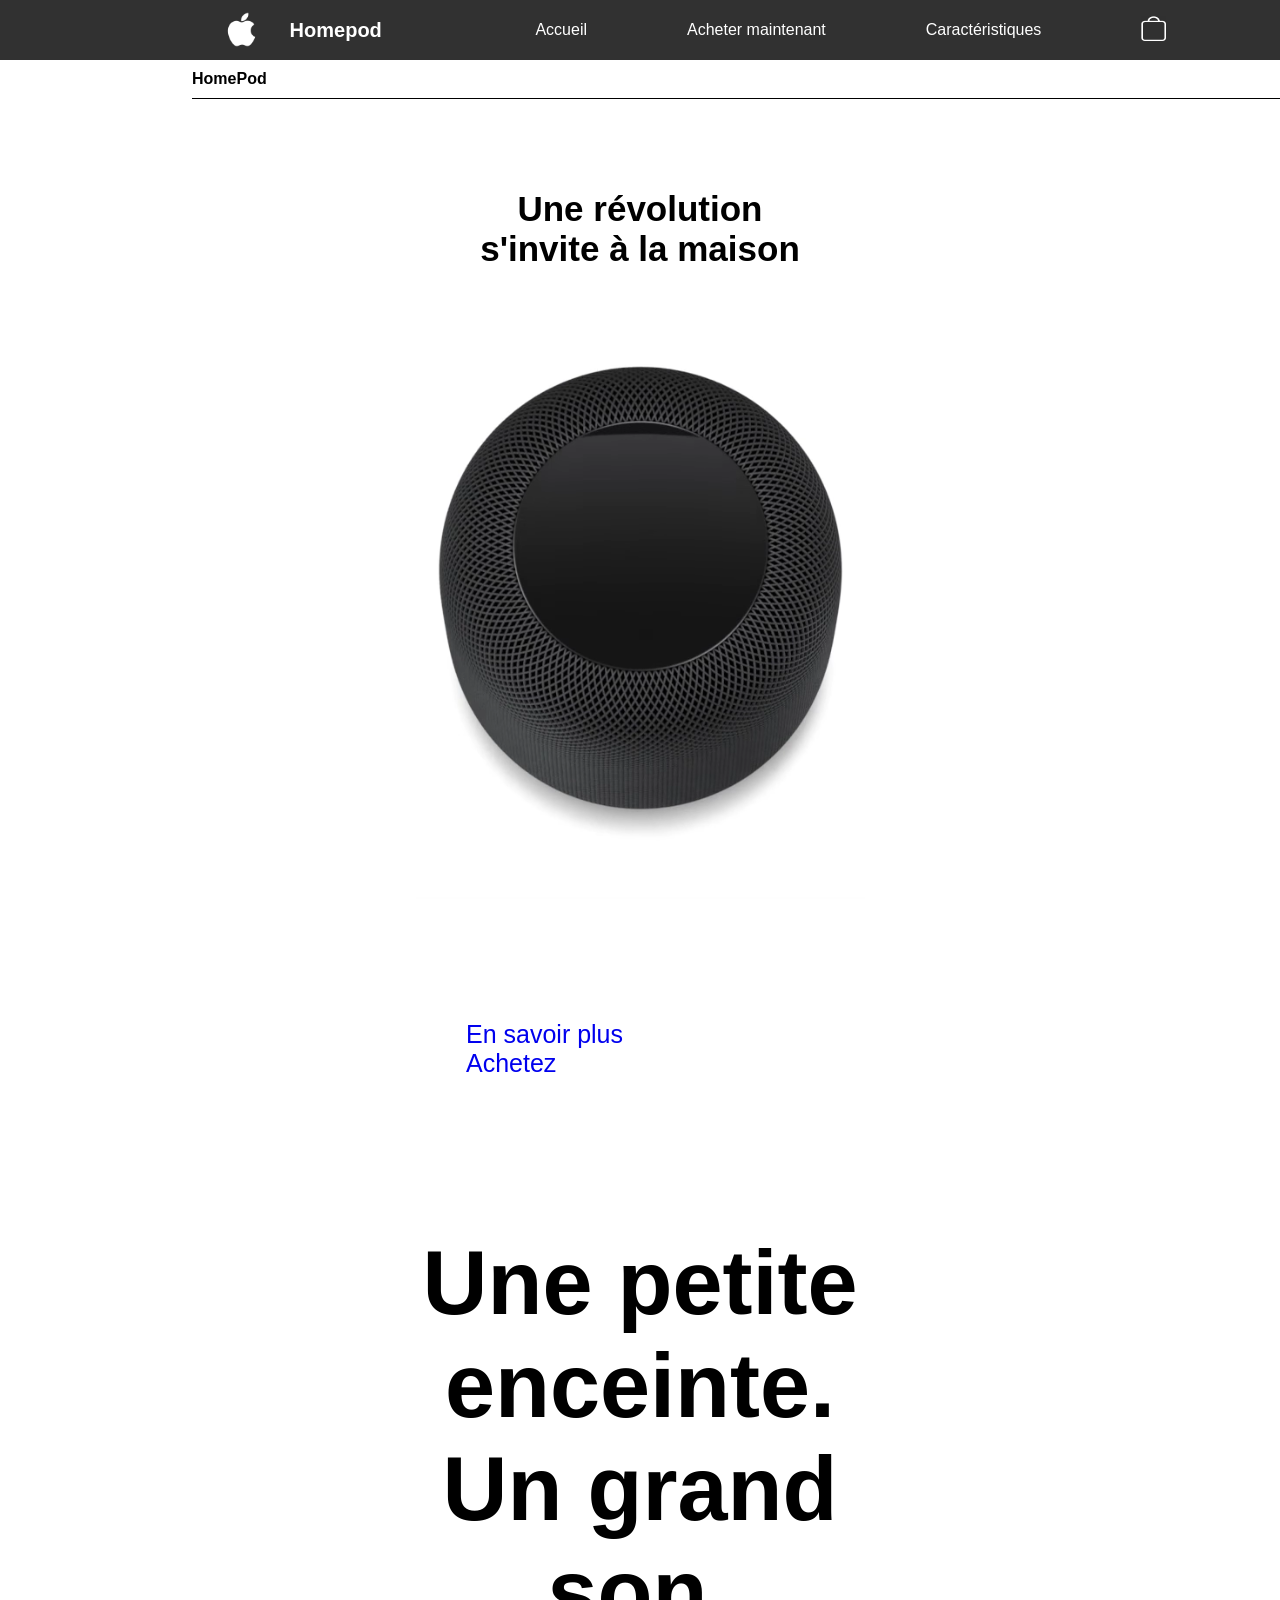
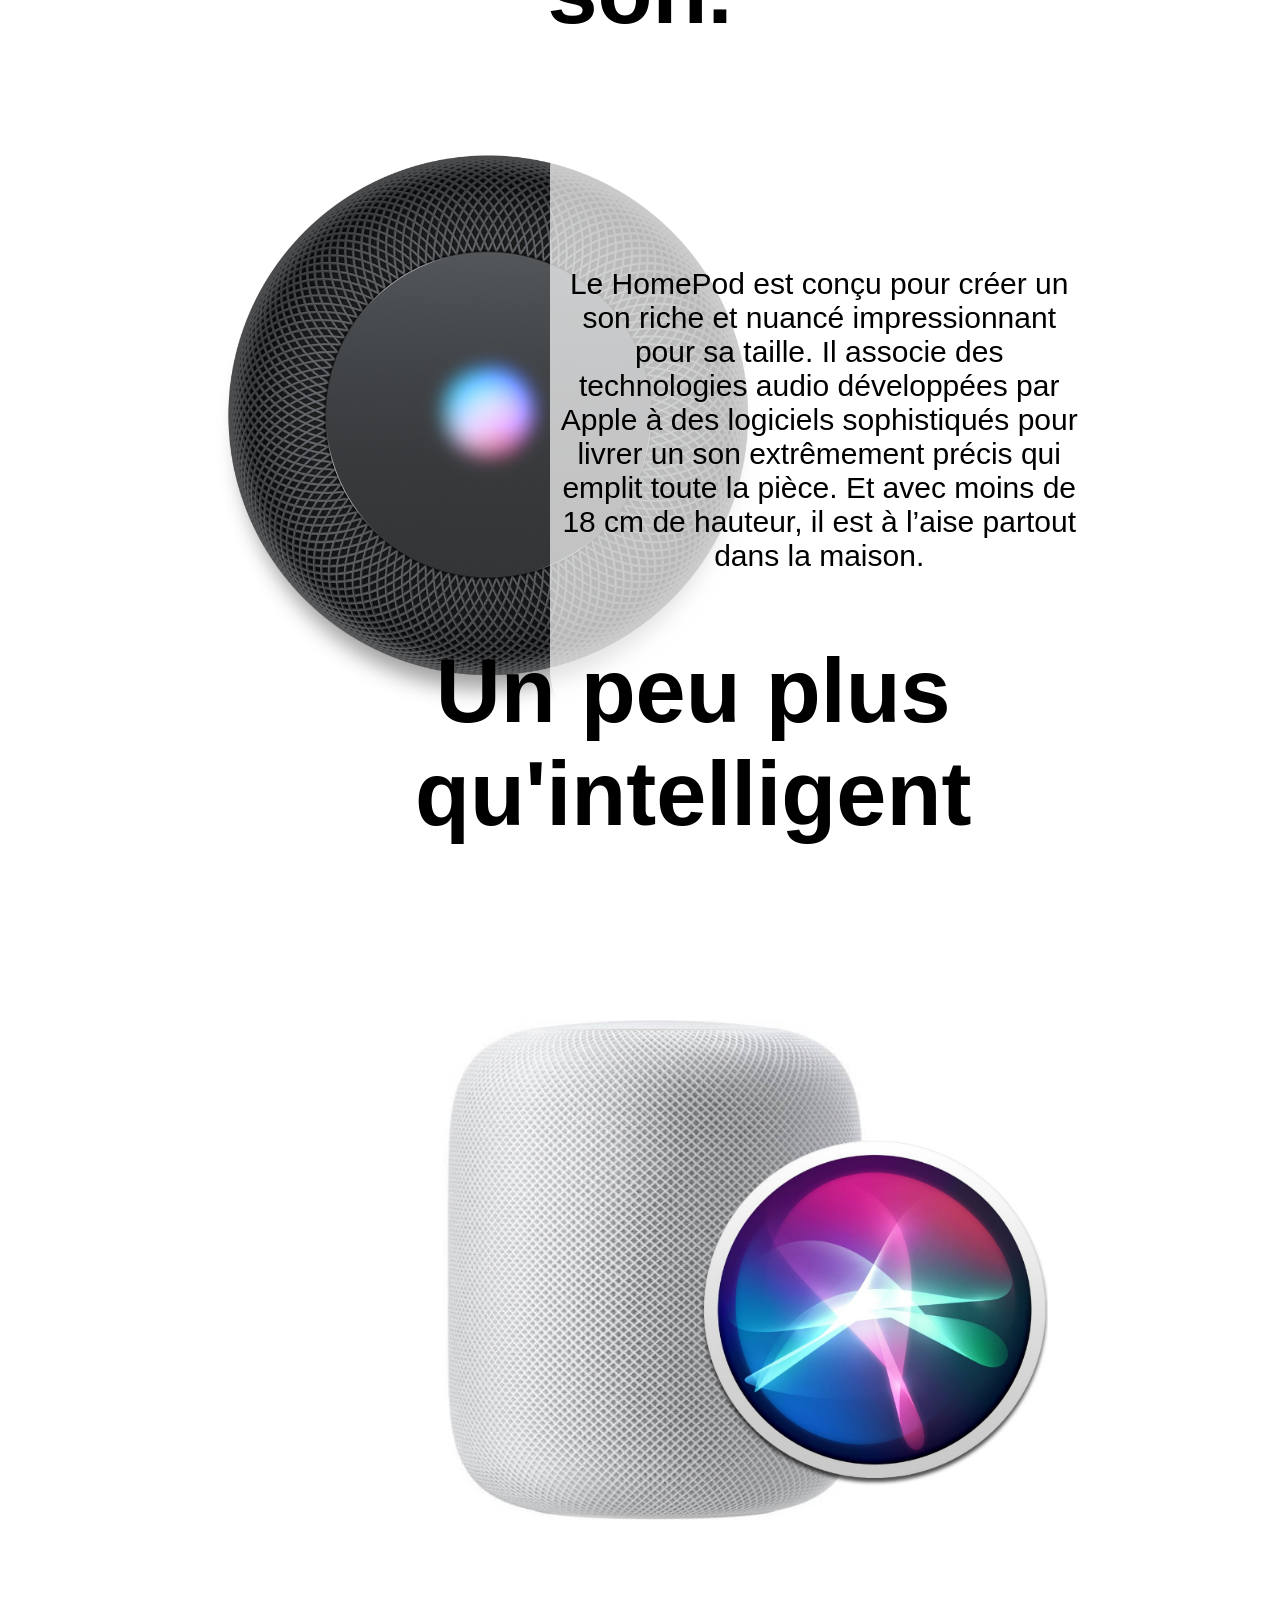
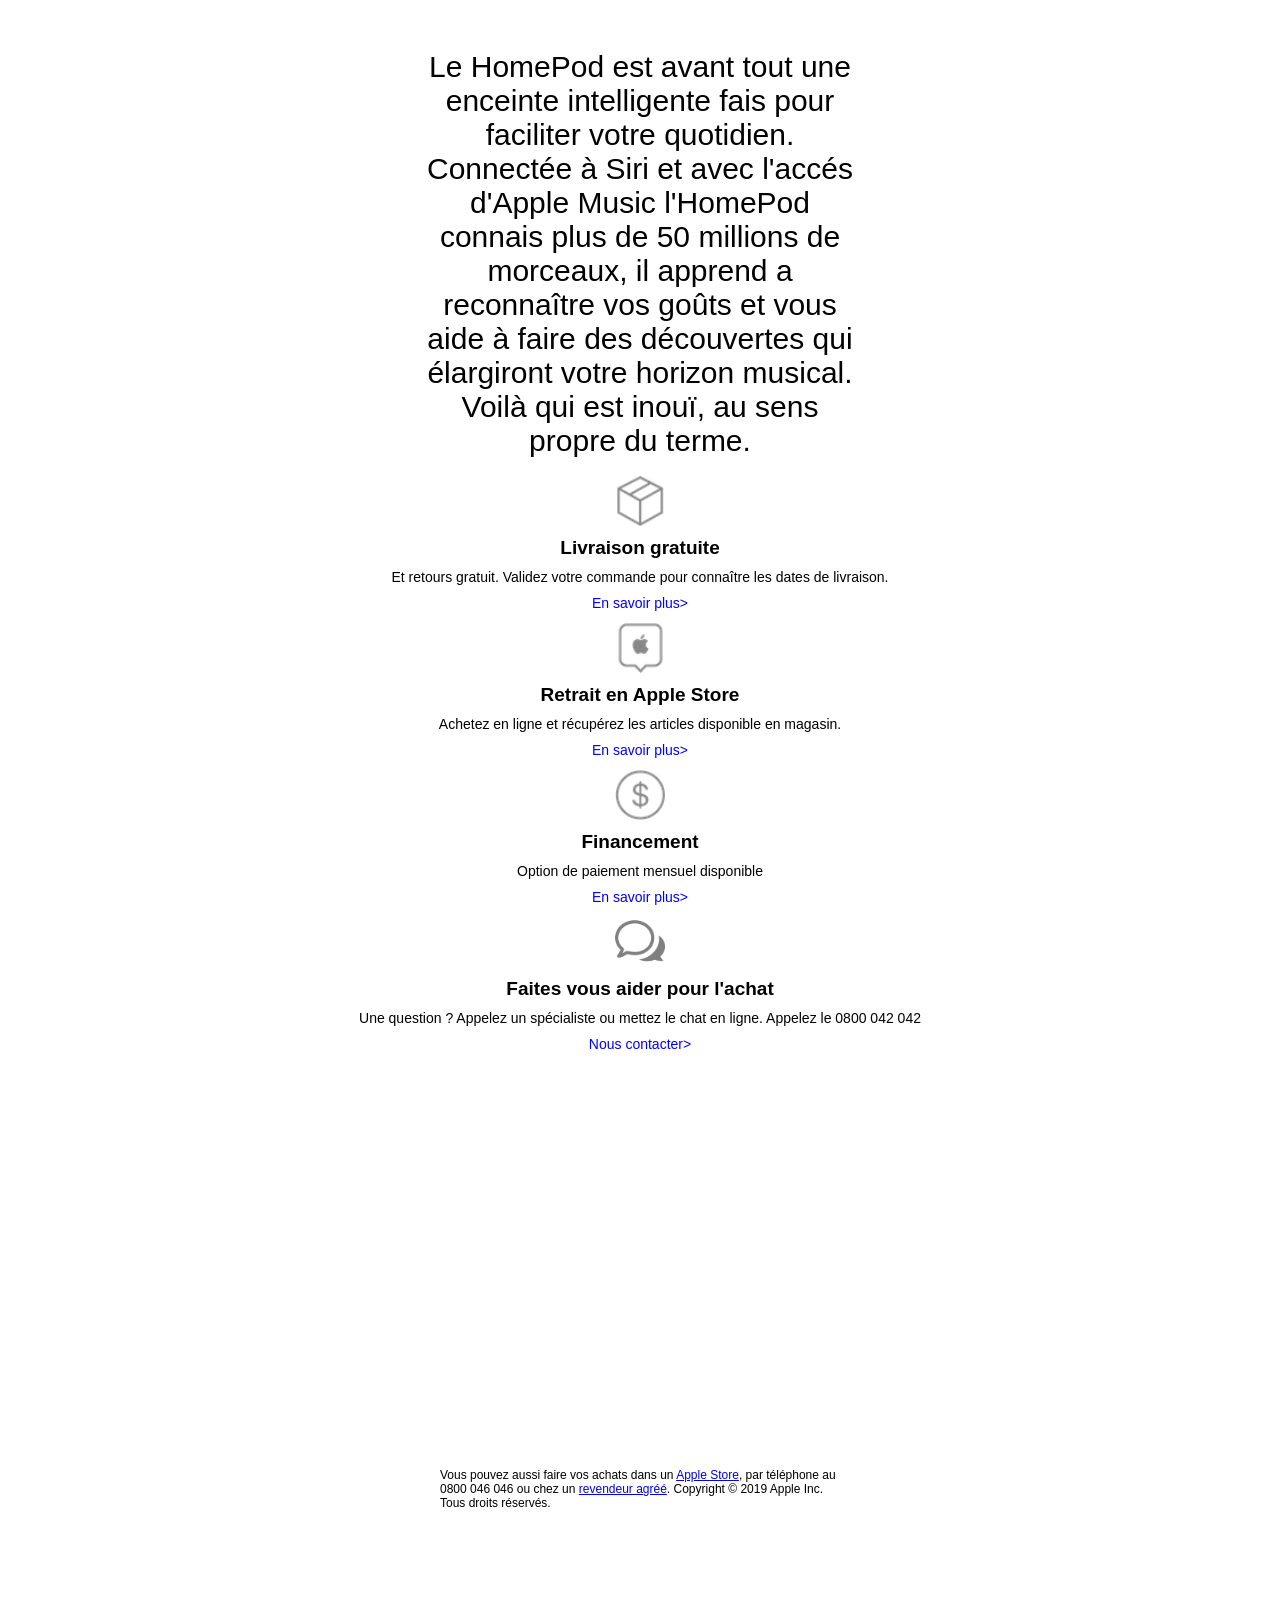
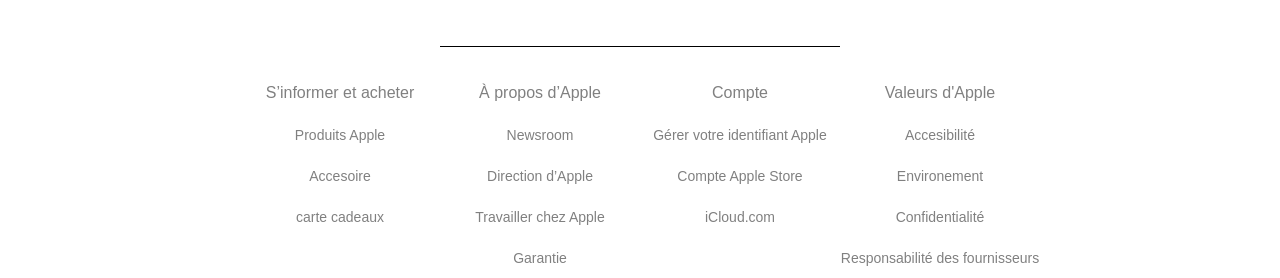
<file: INTEGRATION E016 MELLINGER-SEJOURNE_DEHE_CASSAM-CHENAÏ/index.html>
<!DOCTYPE html>
<html lang="fr">
<!DOCTYPE html>
<html lang="fr">
   <head>
      <meta charset="utf-8">
      <title>Apple Homepod</title>
      <meta name="HomePod sono connecté" content="Apple, HomePod, Music">
      <meta name="keywords" content="mots clefs du site">
      <meta name="Apple" content="HomePod">
      <link href="https://fonts.googleapis.com/css?family=Roboto" rel="stylesheet">
      <link rel="stylesheet" href=" styles/main.css">
      <link rel="stylesheet" href=" styles/main_2.css">
      <link rel="stylesheet" type="text/css" href=" slick/slick.css"/>
      <link rel="stylesheet" type="text/css" href=" slick/slick-theme.css"/>
   </head>
   <body>
      <header>
         <nav class="navigation">
            <!--début barre de navigation réutilisable..-->
            <nav id="menu_hidden" >  <!--Hamburger Menu-->
          <div id="menuToggle">

            <input type="checkbox" id="menu_hidden" />

            <span></span>
            <span></span>
            <span></span>

            <ul id="menu">
              <a href="pages/caractéristiques.html" target="_blank"><li>Présentation</li></a>
              <a href="pages/caractéristiques.html"><li>Caractéristiques</li></a>
              <a href="pages/achat.html"><li>Acheter</li></a>
            </ul>
          </div>
        </nav> <!--fin du menu hamburger et début du Menu "normal"-->
        <div class="Logo_Apple">
        <div class="Sous_Logo_Apple">
          <a href="index.html"><img src="images/logo.png" alt="Logo Apple" class="Logo"></a>
          </div>
            <h1>Homepod</h1>
        </div>
            <ul class="menu_visible">
               <li ><a href="index.html" class="position_logo">Accueil</a></li>
               <li><a href="pages/achat.html">Acheter maintenant</a></li>
               <li><a href="pages/caractéristiques.html">Caractéristiques</a></li>
               <li> <a href="https://www.apple.com/fr/shop/bag"><img src=" images/Bag_shop.png" alt="image logo"> </a></li>
            </ul>
         </nav>
      </header>
      <main>
         <div id="Barre_achat">
            <h4 class="titre_1" >HomePod</h4>
            <button type="button" name="Acheter" class="Button_acheter"><a href=" pages/achat.html">Acheter</a></button>
         </div>
    <div class="slide_1">
      <div class="scroll_Text1">
        <h1>Une révolution s'invite à la maison</h1>
      </div>
      <div class="scroll_video">
        <video autoplay muted width="720" height="480" preload="auto" loop playBackRate='1'>
            <source src=" videos/homepod.mp4" type="video/mp4"/>
            <source src=" videos/homepod.webm" type="video/webm"/>
        </video>
      </div>
      <div class="slide_1_info">
        <ul>
          <li class="scroll_Text1_1"><a href=" pages/caractéristiques.html" target="_blank">En savoir plus</a></li>
          <li class="scroll_Text1_1"><a href=" pages/achat.html " target="_blank">Achetez</a></li>
        </ul>
      </div>
    </div>
    <div class="slide_2">
      <div class="scroll_Text2">
        <h2>Une petite enceinte. Un grand son.</h2>
      </div>
      <div class="slide_2_align">
        <div class="slide_2_img">
         <img src=" images/apple-homepod.png">
        </div>
        <div class="slide_2_text">
        <p>
          Le HomePod est conçu pour créer un son riche et nuancé impressionnant pour sa taille. Il associe des technologies audio développées par Apple à des logiciels sophistiqués pour livrer un son extrêmement précis qui emplit toute la pièce. Et avec moins de 18 cm de hauteur, il est à l’aise partout dans la maison.
        </p>
      </div>
    </div>
  </div>
  <div class="slide_3">
    <div class="scroll_Text3">
        <h2>Un peu plus qu'intelligent</h2>
      </div>
      <div class="slide_3_align">
      <div class="slide_3_img">
         <img src=" images/apple-homepod-siri.jpg">
      </div>
        <div class="slide_3_text">
        <p>
          Le HomePod est avant tout une enceinte intelligente fais pour faciliter votre quotidien. Connectée à Siri et avec l'accés d'Apple Music l'HomePod connais plus de 50 millions de morceaux, il apprend a reconnaître vos goûts et vous aide à faire des découvertes qui élargiront votre horizon musical. Voilà qui est inouï, au sens propre du terme.
        </p>
      </div>
    </div>
  </div>
    <div class="scroll_Text4">
        <div class="slide_3_text">
      </div>
    </div>
  </div>
  </main>
  </div>
  <footer>
    <div class="footer_info">
        <ul>
          <li><img src=" images/logobox.png">
            <ul>
              <li>Livraison gratuite</li>
              <li>Et retours gratuit. Validez votre commande pour connaître les dates de livraison.</li>
              <li><a href="https://www.apple.com/fr/shop/goto/shipping_and_returns">En savoir plus></a></li>
            </ul>
          </li>
          <li><img src=" images/applestore.png">
            <ul>
              <li>Retrait en Apple Store</li>
              <li>Achetez en ligne et récupérez les articles disponible en magasin.</li>
              <li><a href="https://www.apple.com/fr/shop/goto/shipping_and_returns">En savoir plus></a></li>
            </ul>
          </li>
          <li><img src=" images/euros.png">
            <ul>
              <li>Financement</li>
              <li>Option de paiement mensuel disponible</li>
              <li><a href="https://www.apple.com/fr/shop/goto/ww/financing">En savoir plus></a></li>
            </ul>
          </li>
          <li><img src=" images/chat.png">
            <ul>
              <li>Faites vous aider pour l'achat</li>
              <li>Une question ? Appelez un spécialiste ou mettez le chat en ligne. Appelez le 0800 042 042</li>
              <li><a href="https://contactretail.apple.com/?pg=COM:homepod&ap=COM&c=fr&l=fr">Nous contacter></a></li>
            </ul>
          </li>
        </ul>
      </div>
      <div class="informations">
        <p>Vous pouvez aussi faire vos achats dans un <a href="https://www.apple.com/fr/retail/">Apple Store</a>, par téléphone au  0800 046 046 ou chez un <a href="https://locate.apple.com/fr/fr/">revendeur agréé</a>. Copyright © 2019 Apple Inc. Tous droits réservés.</p>
    </div>
    <div class="information_Part2">
      <ul>
        <li><a href="#">S’informer et acheter</a>
          <ul>
            <li><a href="https://www.apple.com/fr/">Produits Apple</a></li>
            <li><a href="https://www.apple.com/fr/shop/goto/buy_accessories">Accesoire </a></li>
            <li><a href="https://www.apple.com/fr/shop/goto/giftcards">carte cadeaux</a></li>
          </ul>
        </li>
        <li><a href="#">À propos d’Apple</a>
          <ul>
            <li><a href="https://www.apple.com/fr/newsroom/">Newsroom</a></li>
            <li><a href="https://www.apple.com/fr/leadership/">Direction d’Apple</a></li>
            <li><a href="https://www.apple.com/jobs/fr/">Travailler chez Apple</a></li>
            <li><a href="https://www.apple.com/legal/warranty/statutoryrights.html">Garantie</a></li>
          </ul>
        </li>
          <li><a href="#">Compte</a>
          <ul>
            <li><a href="https://appleid.apple.com/fr/">Gérer votre identifiant Apple</a></li>
            <li><a href="https://www.apple.com/fr/shop/goto/account">Compte Apple Store</a></li>
            <li><a href="https://www.icloud.com/">iCloud.com</a></li>
          </ul>
        </li>
        <li><a href="#">Valeurs d'Apple</a>
          <ul>
            <li><a href="https://www.apple.com/fr/accessibility/">Accesibilité</a></li>
            <li><a href="https://www.apple.com/fr/environment/">Environement</a></li>
            <li><a href="https://www.apple.com/fr/privacy/">Confidentialité</a></li>
            <li><a href="https://www.apple.com/fr/supplier-responsibility/">Responsabilité des fournisseurs</a></li>
          </ul>
        </li>
      </ul>
    </div>
    </footer>
    <script src="https://ajax.googleapis.com/ajax/libs/jquery/3.1.0/jquery.min.js"></script>
    <script type="text/javascript" src=" scripts/main.js"></script>

  </body>
</file>
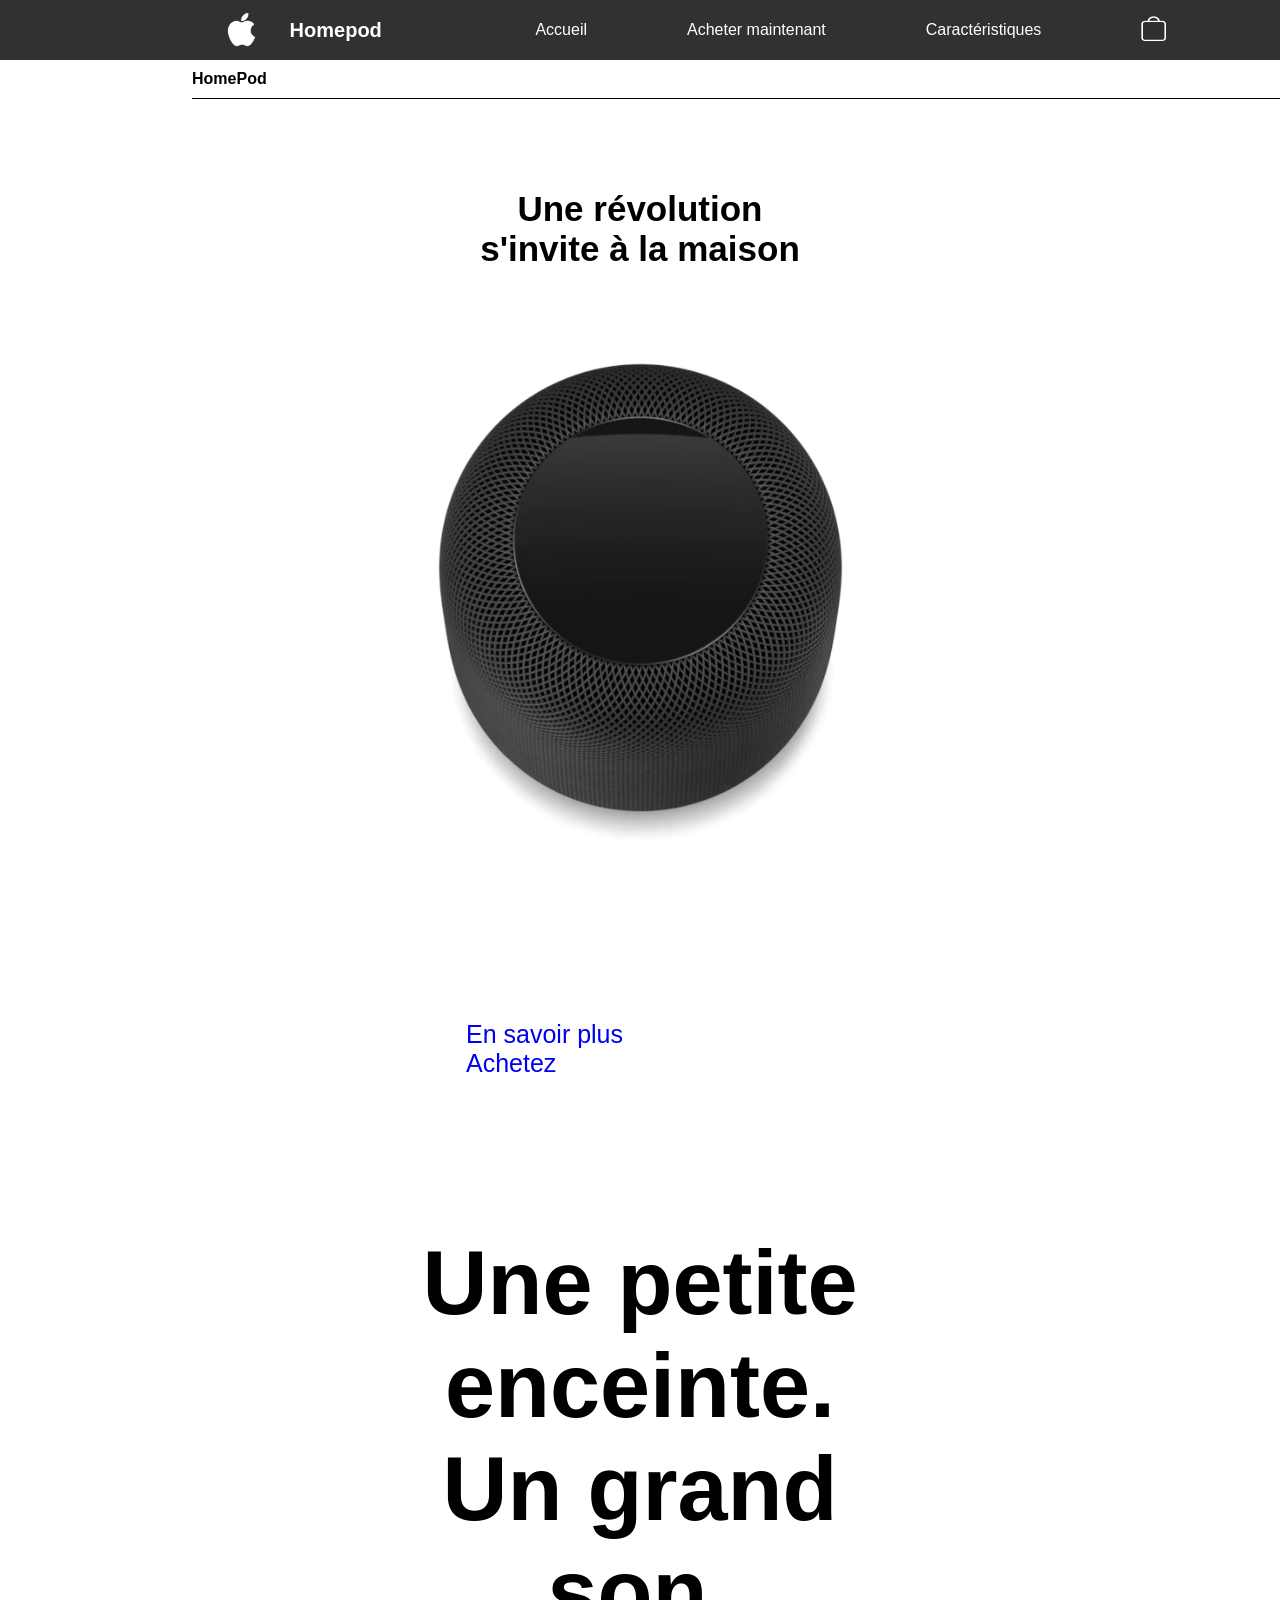
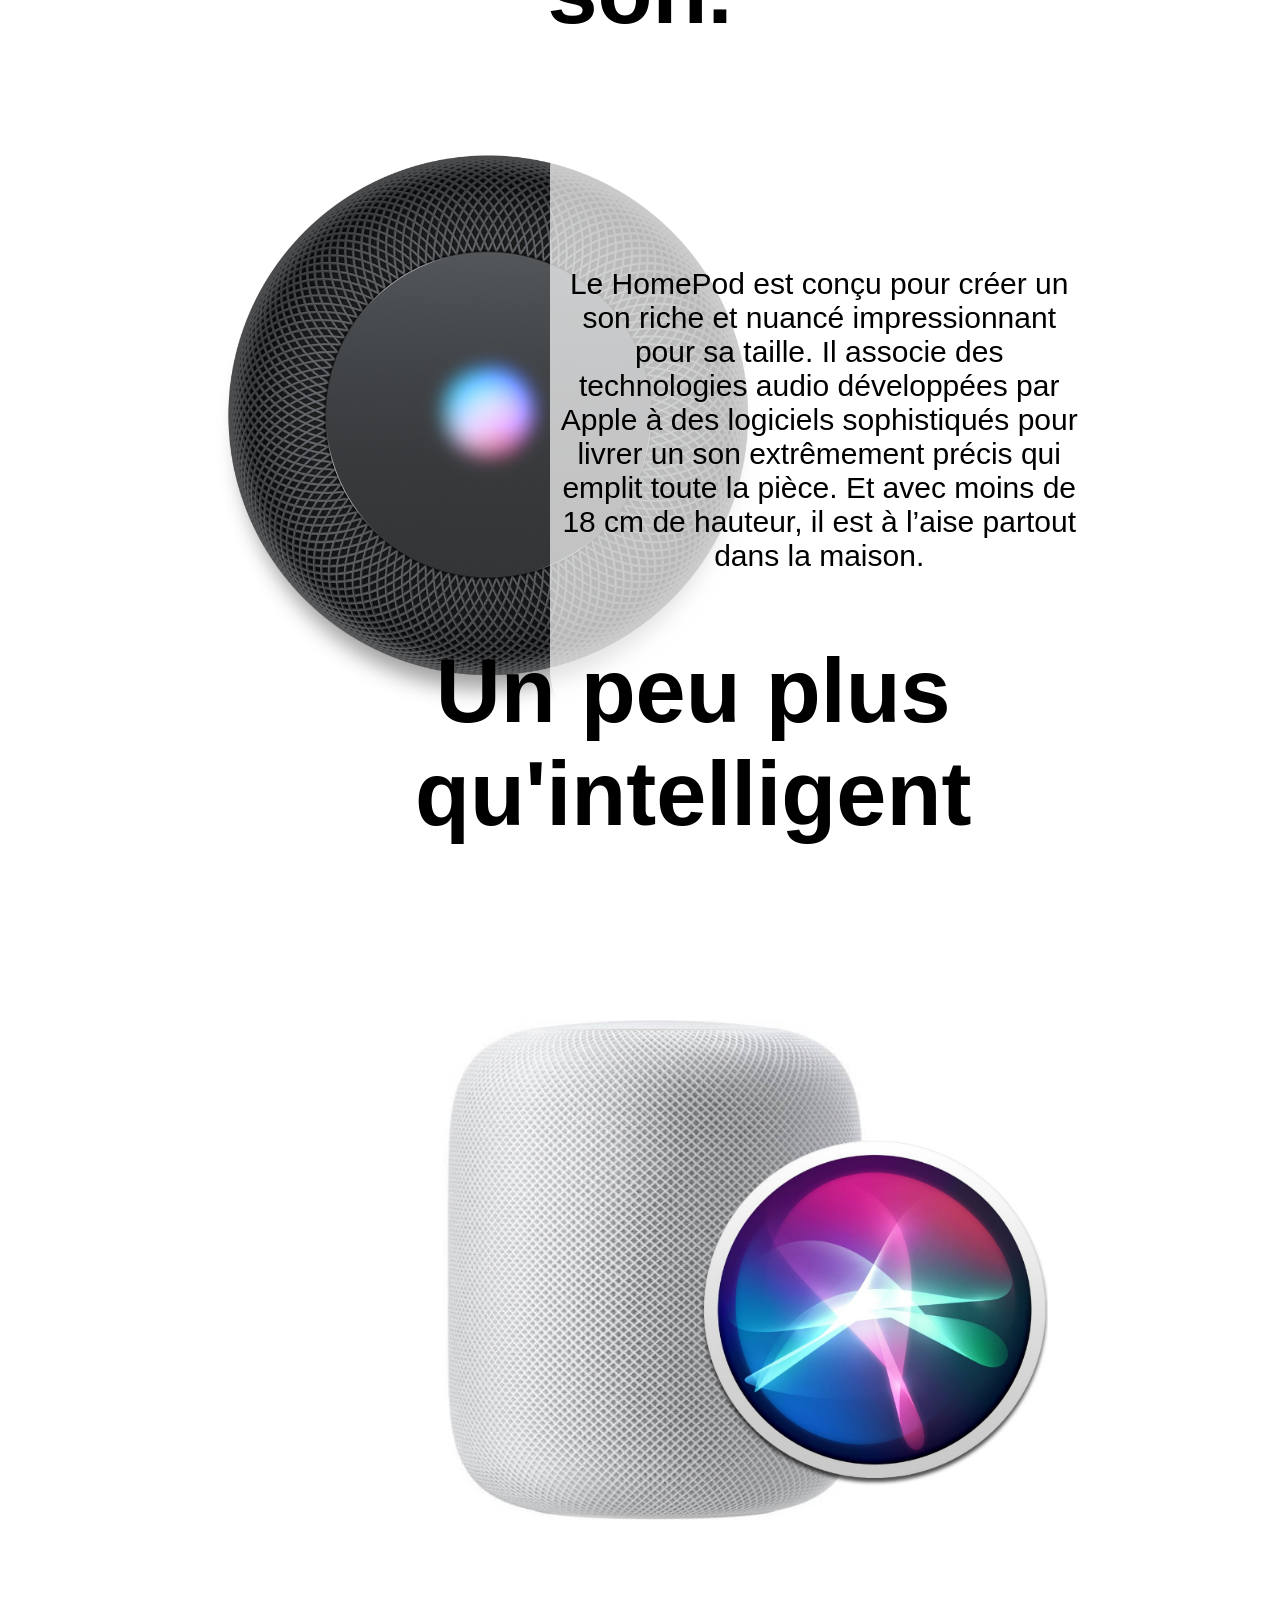
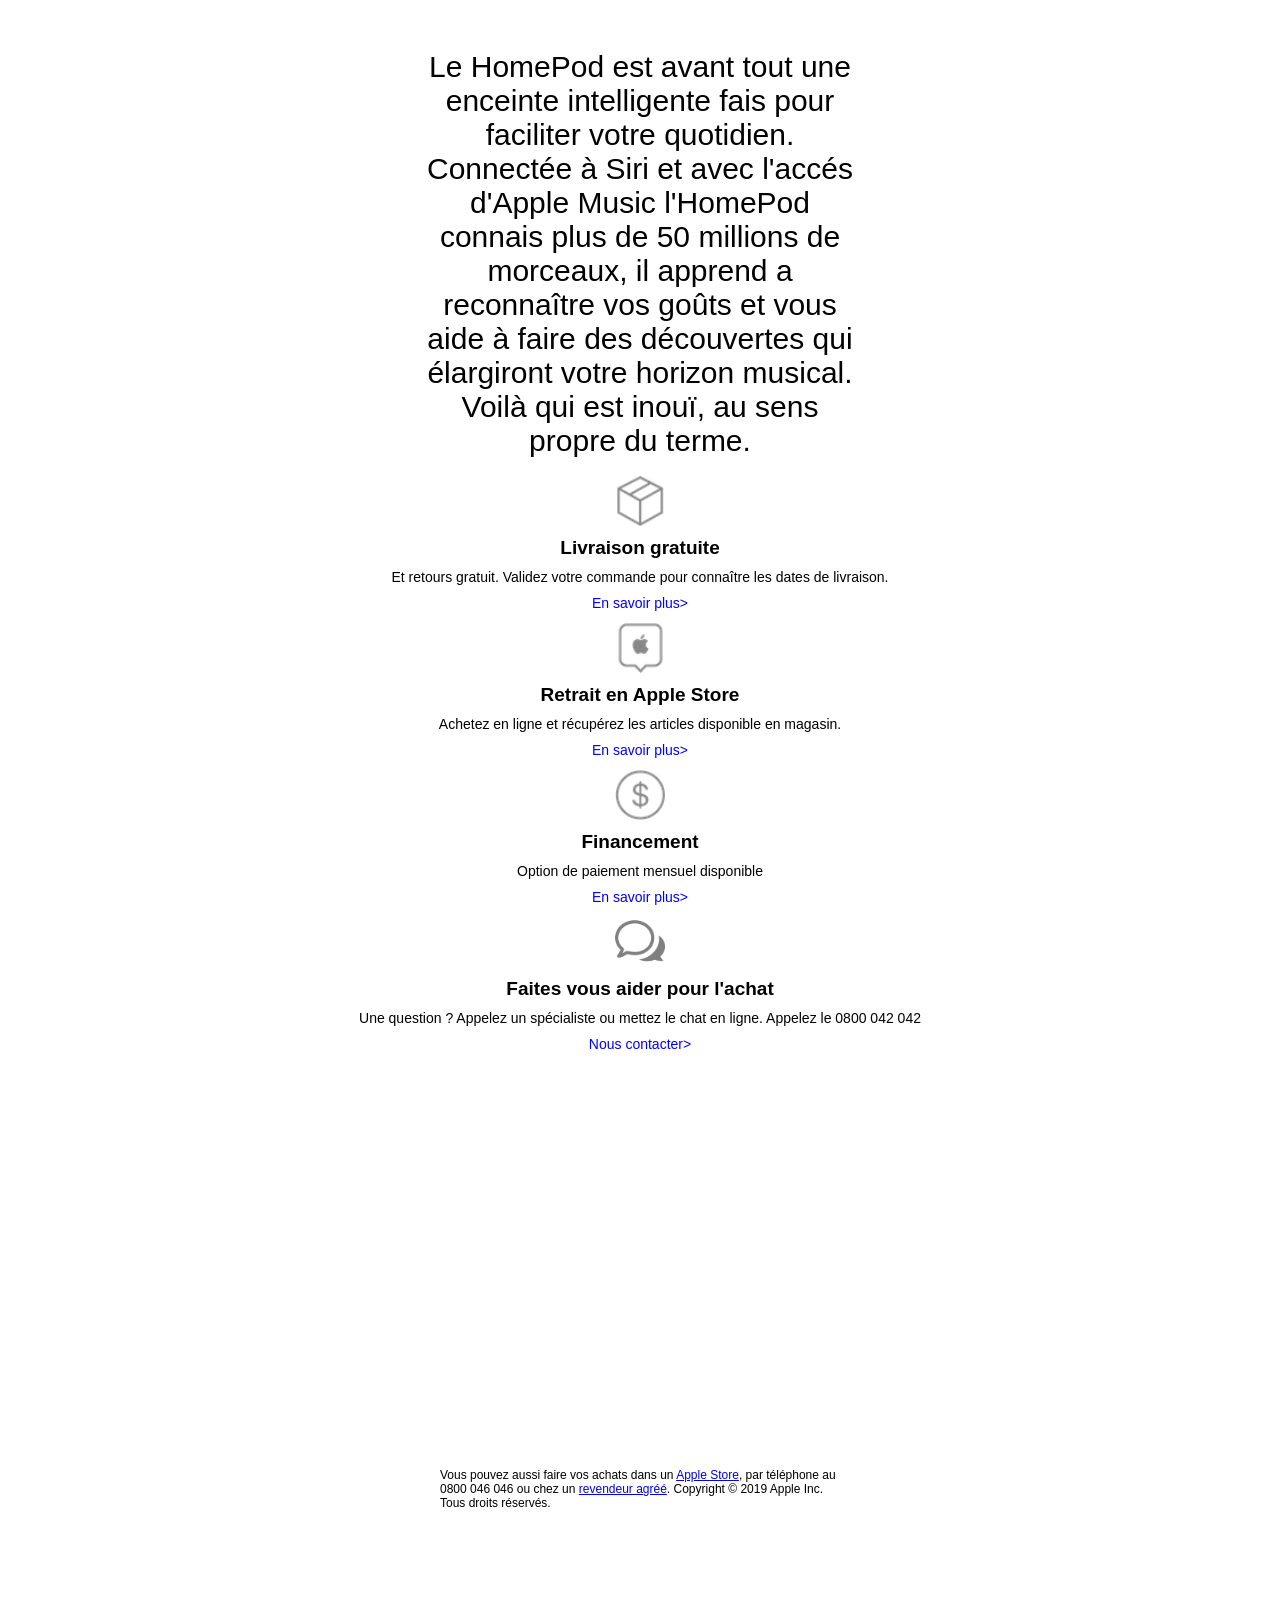
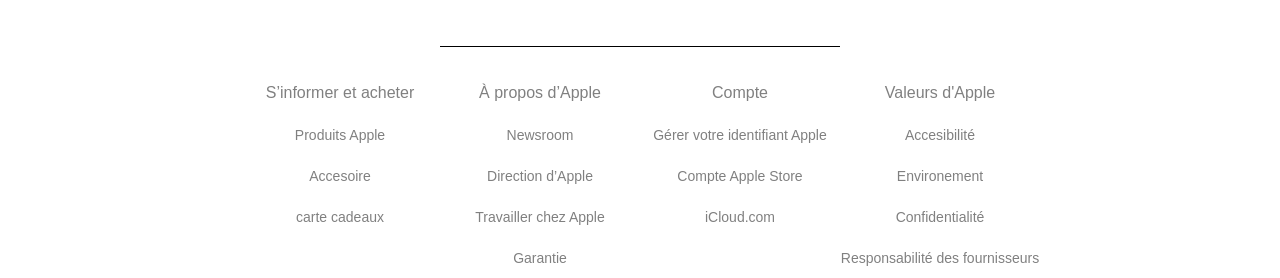
<file: INTEGRATION E016 MELLINGER-SEJOURNE_DEHE_CASSAM-CHENAÏ/pages/Acceuil.html>
<!DOCTYPE html>
<html lang="fr">
<!DOCTYPE html>
<html lang="fr">
   <head>
      <meta charset="utf-8">
      <title>Apple Homepod</title>
      <meta name="HomePod sono connecté" content="Apple, HomePod, Music">
      <meta name="keywords" content="mots clefs du site">
      <meta name="Apple" content="HomePod">
      <link href="https://fonts.googleapis.com/css?family=Roboto" rel="stylesheet">
      <link rel="stylesheet" href="../styles/main.css">
      <link rel="stylesheet" href="../styles/main_2.css">
      <link rel="stylesheet" type="text/css" href="../slick/slick.css"/>
      <link rel="stylesheet" type="text/css" href="../slick/slick-theme.css"/>
   </head>
   <body>
      <header>
         <nav class="navigation">
            <!--début barre de navigation réutilisable..-->
            <nav id="menu_hidden" >  <!--Hamburger Menu-->
          <div id="menuToggle">

            <input type="checkbox" id="menu_hidden" />

            <span></span>
            <span></span>
            <span></span>

            <ul id="menu">
              <a href="../pages/caractéristiques.html" target="_blank"><li>Présentation</li></a>
              <a href="../pages/caractéristiques.html"><li>Caractéristiques</li></a>
              <a href="../pages/achat.html"><li>Acheter</li></a>
            </ul>
          </div>
        </nav> <!--fin du menu hamburger et début du Menu "normal"-->
        <div class="Logo_Apple">
        <div class="Sous_Logo_Apple">
          <a href="../pages/acceuil.html"><img src="../images/logo.png" alt="Logo Apple" class="Logo"></a> 
          </div>
            <h1>Homepod</h1>
        </div>
            <ul class="menu_visible">
               <li ><a href="../pages/Accueil.html" class="position_logo">Accueil</a></li>
               <li><a href="../pages/achat.html">Acheter maintenant</a></li>
               <li><a href="../pages/caractéristiques.html">Caractéristiques</a></li>
               <li> <a href="https://www.apple.com/fr/shop/bag"><img src="../images/Bag_shop.png" alt="image logo"> </a></li>
            </ul>
         </nav>
      </header>
      <main>
         <div id="Barre_achat">
            <h4 class="titre_1" >HomePod</h4>
            <button type="button" name="Acheter" class="Button_acheter"><a href="../pages/achat.html">Acheter</a></button>
         </div>
    <div class="slide_1">
      <div class="scroll_Text1">
        <h1>Une révolution s'invite à la maison</h1>
      </div>
      <div class="scroll_video">
        <video autoplay muted width="720" height="480" preload="auto" loop playBackRate='1'>
            <source src="../videos/homepod.mp4" type="video/mp4"/>
            <source src="../videos/homepod.webm" type="video/webm"/>
        </video>
      </div>
      <div class="slide_1_info">
        <ul>
          <li class="scroll_Text1_1"><a href="../pages/caractéristiques.html" target="_blank">En savoir plus</a></li>
          <li class="scroll_Text1_1"><a href="../pages/achat.html " target="_blank">Achetez</a></li>
        </ul>
      </div>
    </div>
    <div class="slide_2">
      <div class="scroll_Text2">
        <h2>Une petite enceinte. Un grand son.</h2>
      </div>
      <div class="slide_2_align">
        <div class="slide_2_img">
         <img src="../images/apple-homepod.png">
        </div>
        <div class="slide_2_text">
        <p>
          Le HomePod est conçu pour créer un son riche et nuancé impressionnant pour sa taille. Il associe des technologies audio développées par Apple à des logiciels sophistiqués pour livrer un son extrêmement précis qui emplit toute la pièce. Et avec moins de 18 cm de hauteur, il est à l’aise partout dans la maison.
        </p>
      </div>
    </div>
  </div>
  <div class="slide_3">
    <div class="scroll_Text3">
        <h2>Un peu plus qu'intelligent</h2>
      </div>
      <div class="slide_3_align">
      <div class="slide_3_img">
         <img src="../images/apple-homepod-siri.jpg">
      </div>
        <div class="slide_3_text">
        <p>
          Le HomePod est avant tout une enceinte intelligente fais pour faciliter votre quotidien. Connectée à Siri et avec l'accés d'Apple Music l'HomePod connais plus de 50 millions de morceaux, il apprend a reconnaître vos goûts et vous aide à faire des découvertes qui élargiront votre horizon musical. Voilà qui est inouï, au sens propre du terme.
        </p>
      </div>
    </div>
  </div>
    <div class="scroll_Text4">
        <div class="slide_3_text">
      </div>
    </div>
  </div>
  </main>
  </div>
  <footer>
    <div class="footer_info">
        <ul>
          <li><img src="../images/logobox.png">
            <ul>
              <li>Livraison gratuite</li>
              <li>Et retours gratuit. Validez votre commande pour connaître les dates de livraison.</li>
              <li><a href="https://www.apple.com/fr/shop/goto/shipping_and_returns">En savoir plus></a></li>
            </ul>
          </li>
          <li><img src="../images/applestore.png">
            <ul>
              <li>Retrait en Apple Store</li>
              <li>Achetez en ligne et récupérez les articles disponible en magasin.</li>
              <li><a href="https://www.apple.com/fr/shop/goto/shipping_and_returns">En savoir plus></a></li>
            </ul>
          </li>
          <li><img src="../images/euros.png">
            <ul>
              <li>Financement</li>
              <li>Option de paiement mensuel disponible</li>
              <li><a href="https://www.apple.com/fr/shop/goto/ww/financing">En savoir plus></a></li>
            </ul>
          </li>
          <li><img src="../images/chat.png">
            <ul>
              <li>Faites vous aider pour l'achat</li>
              <li>Une question ? Appelez un spécialiste ou mettez le chat en ligne. Appelez le 0800 042 042</li>
              <li><a href="https://contactretail.apple.com/?pg=COM:homepod&ap=COM&c=fr&l=fr">Nous contacter></a></li>
            </ul>
          </li>
        </ul>
      </div>
      <div class="informations">
        <p>Vous pouvez aussi faire vos achats dans un <a href="https://www.apple.com/fr/retail/">Apple Store</a>, par téléphone au  0800 046 046 ou chez un <a href="https://locate.apple.com/fr/fr/">revendeur agréé</a>. Copyright © 2019 Apple Inc. Tous droits réservés.</p>
    </div>
    <div class="information_Part2">
      <ul>
        <li><a href="#">S’informer et acheter</a>
          <ul>
            <li><a href="https://www.apple.com/fr/">Produits Apple</a></li>
            <li><a href="https://www.apple.com/fr/shop/goto/buy_accessories">Accesoire </a></li>
            <li><a href="https://www.apple.com/fr/shop/goto/giftcards">carte cadeaux</a></li>
          </ul>
        </li>
        <li><a href="#">À propos d’Apple</a>
          <ul>
            <li><a href="https://www.apple.com/fr/newsroom/">Newsroom</a></li>
            <li><a href="https://www.apple.com/fr/leadership/">Direction d’Apple</a></li>
            <li><a href="https://www.apple.com/jobs/fr/">Travailler chez Apple</a></li>
            <li><a href="https://www.apple.com/legal/warranty/statutoryrights.html">Garantie</a></li>
          </ul>
        </li>
          <li><a href="#">Compte</a>
          <ul>
            <li><a href="https://appleid.apple.com/fr/">Gérer votre identifiant Apple</a></li>
            <li><a href="https://www.apple.com/fr/shop/goto/account">Compte Apple Store</a></li>
            <li><a href="https://www.icloud.com/">iCloud.com</a></li>
          </ul>
        </li>
        <li><a href="#">Valeurs d'Apple</a>
          <ul>
            <li><a href="https://www.apple.com/fr/accessibility/">Accesibilité</a></li>
            <li><a href="https://www.apple.com/fr/environment/">Environement</a></li>
            <li><a href="https://www.apple.com/fr/privacy/">Confidentialité</a></li>
            <li><a href="https://www.apple.com/fr/supplier-responsibility/">Responsabilité des fournisseurs</a></li>
          </ul>
        </li>
      </ul>
    </div>
    </footer>
    <script src="https://ajax.googleapis.com/ajax/libs/jquery/3.1.0/jquery.min.js"></script>
    <script type="text/javascript" src="../scripts/main.js"></script>

  </body>
</file>
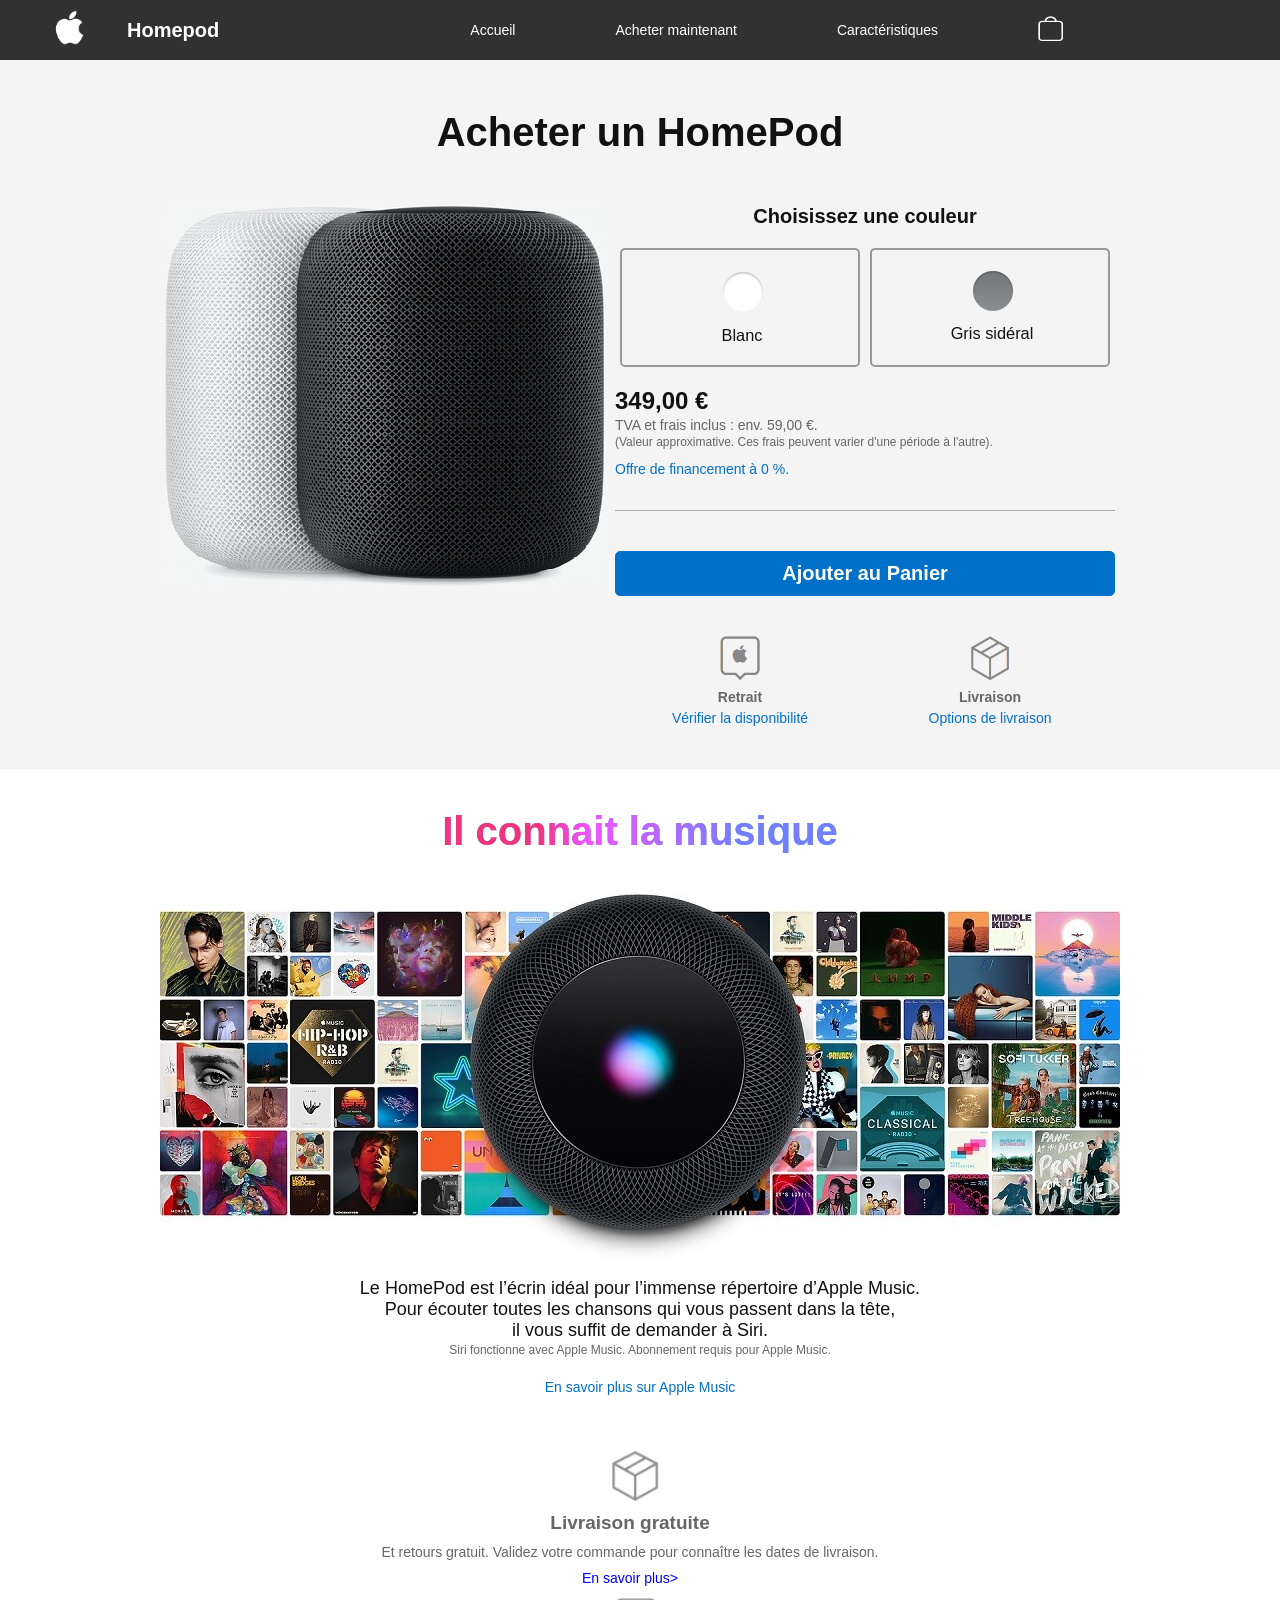
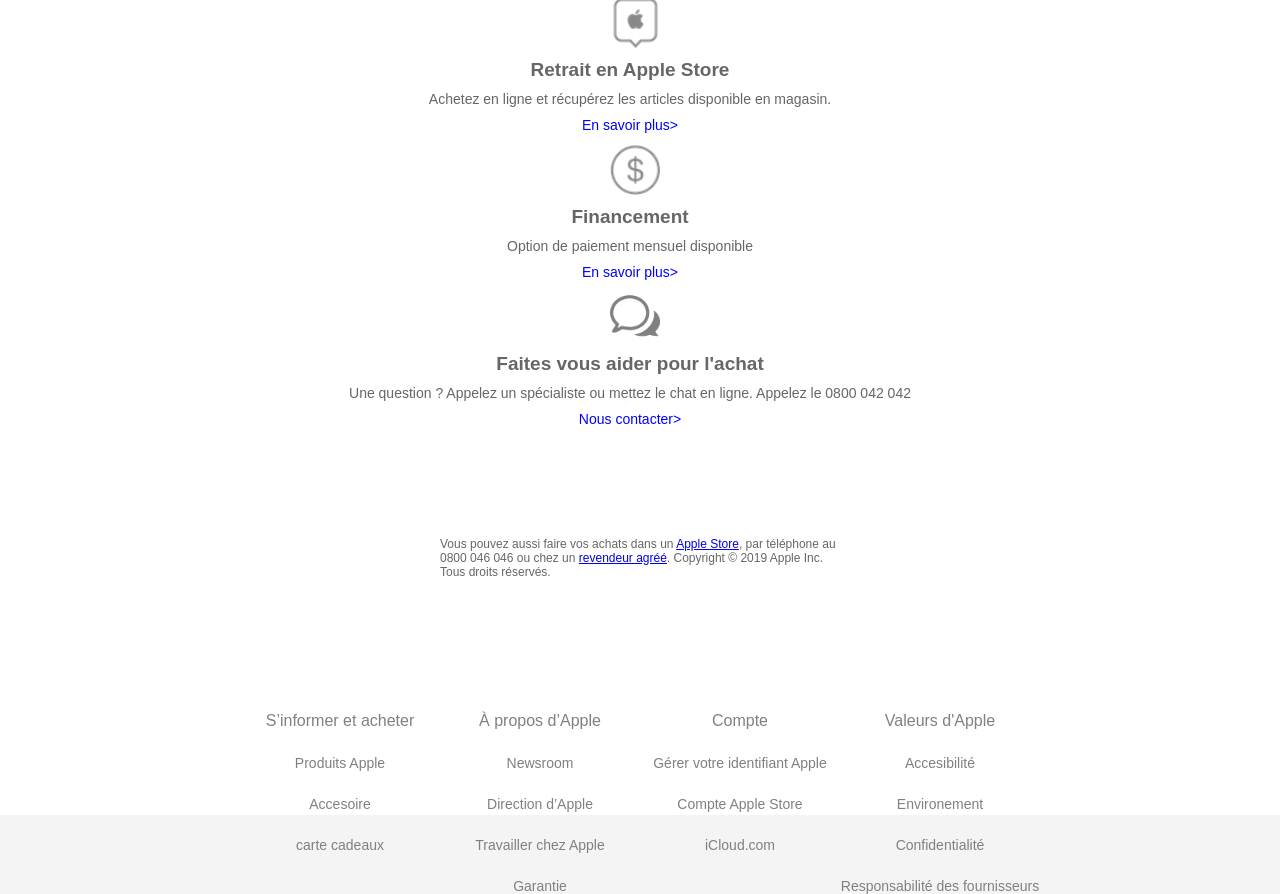
<file: INTEGRATION E016 MELLINGER-SEJOURNE_DEHE_CASSAM-CHENAÏ/pages/achat.html>
<!DOCTYPE html>
<html lang="fr">
  <head>
  	<meta charset="utf-8">
  	<title>HomePod - Apple</title>
  	<meta name="description" content="Le HomePod est une enceinte révolutionnaire qui s’adapte au lieu dans lequel elle se trouve et livre un son haute fidélité en toutes circonstances.">
  	<meta name="keywords" content="Apple, HomePod, Siri, Apple Store, Apple Music">
  	<meta name="author" content="Equipe 16">
    <link href="https://unpkg.com/aos@2.3.1/dist/aos.css" rel="stylesheet">
  	<link rel="stylesheet" href="../styles/main_3.css">
  </head>
  <body>
  </head>
  <body>
     <header>
        <nav class="navigation">
           <!--début barre de navigation réutilisable..-->
           <nav id="menu_hidden" >  <!--Hamburger Menu-->
         <div id="menuToggle">

           <input type="checkbox" id="menu_hidden" />

           <span></span>
           <span></span>
           <span></span>

           <ul id="menu">
             <a href="../index.html"><li>Présentation</li></a>
             <a href="../pages/achat.html"><li>Caractéristiques</li></a>
             <a href="../pages/caractéristiques.html"><li>Acheter</li></a>
           </ul>
         </div>
       </nav> <!--fin du menu hamburger et début du Menu "normal"-->
       <div class="Logo_Apple">
       <div class="Sous_Logo_Apple">
        <a href="../index.html"><img src="../images/logo.png" alt="Logo Apple" class="Logo"></a>
         </div>
           <h1>Homepod</h1>
       </div>
           <ul class="menu_visible">
              <li ><a href="../index.html" class="position_logo">Accueil</a></li>
              <li><a href="../pages/achat.html">Acheter maintenant</a></li>
              <li><a href="../pages/caractéristiques.html">Caractéristiques</a></li>
              <li> <a href="https://www.apple.com/fr/shop/bag"><img src="../images/Bag_shop.png" alt="image logo"> </a></li>
           </ul>
        </nav>
     </header>
    <main>
      <h1 data-aos="fade-down" data-aos-easing="linear" data-aos-duration="1000">Acheter un HomePod</h1>
      <section id="buying_part">
        <div class="container">
          <div class="flex_layout_advanced">
            <div class="picture_content">
              <img id="picture_modifier" src="../images/homepod_current.png" alt="les HomePod">
            </div>
            <div data-aos="fade-up" data-aos-easing="linear" data-aos-duration="1000" class="picture_description">
              <h3>Choisissez une couleur</h3>
              <div class="flex_layout_advanced">
                <div class="white_color_box">
                  <div class="white_color_box_container flex_layout_alt">
                    <div class="white_color_icon">
                      <img src="../images/homepod_white_icon.png" alt="icon_blanc">
                    </div>
                    <div class="white_color_name">
                      <h3>Blanc</h3>
                    </div>
                  </div>
                </div>
                <div class="grey_color_box">
                  <div class="grey_color_box_container flex_layout_alt">
                    <div class="grey_color_icon">
                      <img src="../images/homepod_grey_icon.png" alt="icon_gris">
                    </div>
                    <div class="grey_color_name">
                      <h3>Gris sidéral</h3>
                    </div>
                  </div>
                </div>
              </div>
              <div class="picture_description_info">
                <h3>349,00 €</h3>
                <p>TVA et frais inclus : env. 59,00 €.</p>
                <p>(Valeur approximative. Ces frais peuvent varier d'une période à l'autre).</p>
                <a href="https://www.apple.com/fr/shop/browse/finance/loan" target="_blank" title="offre de financement">Offre de financement à 0 %.</a>
              </div>
              <div class="picture_description_buy">
                <h3><a href="https://www.apple.com/fr/shop/bag" target="_blank" title="ajouter au panier">Ajouter au Panier</a></h3>
              </div>
              <div class="picture_description_info_commandes flex_layout_advanced">
                <div class="picture_description_info_retrait">
                  <img src="../images/apple_store_icon.png" alt="logo_apple_store">
                  <h4>Retrait</h4>
                  <a href="https://www.apple.com/fr/retail/" target="_blank" title="Vérifier la disponibilité">Vérifier la disponibilité</a>
                </div>
                <div class="picture_description_info_livraison">
                  <img src="../images/apple_package_icon.png" alt="apple_package_icon">
                  <h4>Livraison</h4>
                  <a href="https://www.apple.com/fr/retail/" target="_blank" title="Options de livraison">Options de livraison</a>
                </div>
              </div>
            </div>
          </div>
        </div>
      </section>
      <section id="music_part">
        <div class="container">
          <div data-aos="fade-up" data-aos-easing="linear" data-aos-duration="1000" class="music_part_description">
            <h2>Il connait la musique</h2>
            <img src="../images/homepod_music.jpg" alt="apple_music_homepod">
            <span>Le HomePod est l’écrin idéal pour l’immense répertoire d’Apple Music.<br> Pour écouter toutes les chansons qui vous passent dans la tête,<br> il vous suffit de demander à Siri.</span>
            <span>Siri fonctionne avec Apple Music. Abonnement requis pour Apple Music.</span>
            <a href="https://www.apple.com/fr/music/" target="_blank" title="En savoir plus">En savoir plus sur Apple Music</a>
          </div>
        </div>
      </section>
    </main>

    <footer>
      <div class="footer_info">
        <ul>
          <li><img src="../images/logobox.png">
            <ul>
              <li>Livraison gratuite</li>
              <li>Et retours gratuit. Validez votre commande pour connaître les dates de livraison.</li>
              <li><a href="https://www.apple.com/fr/shop/goto/shipping_and_returns">En savoir plus></a></li>
            </ul>
          </li>
          <li><img src="../images/applestore.png">
            <ul>
              <li>Retrait en Apple Store</li>
              <li>Achetez en ligne et récupérez les articles disponible en magasin.</li>
              <li><a href="https://www.apple.com/fr/shop/goto/shipping_and_returns">En savoir plus></a></li>
            </ul>
          </li>
          <li><img src="../images/euros.png">
            <ul>
              <li>Financement</li>
              <li>Option de paiement mensuel disponible</li>
              <li><a href="https://www.apple.com/fr/shop/goto/ww/financing">En savoir plus></a></li>
            </ul>
          </li>
          <li><img src="../images/chat.png">
            <ul>
              <li>Faites vous aider pour l'achat</li>
              <li>Une question ? Appelez un spécialiste ou mettez le chat en ligne. Appelez le 0800 042 042</li>
              <li><a href="https://contactretail.apple.com/?pg=COM:homepod&ap=COM&c=fr&l=fr">Nous contacter></a></li>
            </ul>
          </li>
        </ul>
      </div>
      <div class="informations">
        <p>Vous pouvez aussi faire vos achats dans un <a href="https://www.apple.com/fr/retail/">Apple Store</a>, par téléphone au  0800 046 046 ou chez un <a href="https://locate.apple.com/fr/fr/">revendeur agréé</a>. Copyright © 2019 Apple Inc. Tous droits réservés.</p>
    </div>
    <div class="information_Part2">
      <ul>
        <li><a href="#">S’informer et acheter</a>
          <ul>
            <li><a href="https://www.apple.com/fr/">Produits Apple</a></li>
            <li><a href="https://www.apple.com/fr/shop/goto/buy_accessories">Accesoire </a></li>
            <li><a href="https://www.apple.com/fr/shop/goto/giftcards">carte cadeaux</a></li>
          </ul>
        </li>
        <li><a href="#">À propos d’Apple</a>
          <ul>
            <li><a href="https://www.apple.com/fr/newsroom/">Newsroom</a></li>
            <li><a href="https://www.apple.com/fr/leadership/">Direction d’Apple</a></li>
            <li><a href="https://www.apple.com/jobs/fr/">Travailler chez Apple</a></li>
            <li><a href="https://www.apple.com/legal/warranty/statutoryrights.html">Garantie</a></li>
          </ul>
        </li>
          <li><a href="#">Compte</a>
          <ul>
            <li><a href="https://appleid.apple.com/fr/">Gérer votre identifiant Apple</a></li>
            <li><a href="https://www.apple.com/fr/shop/goto/account">Compte Apple Store</a></li>
            <li><a href="https://www.icloud.com/">iCloud.com</a></li>
          </ul>
        </li>
        <li><a href="#">Valeurs d'Apple</a>
          <ul>
            <li><a href="https://www.apple.com/fr/accessibility/">Accesibilité</a></li>
            <li><a href="https://www.apple.com/fr/environment/">Environement</a></li>
            <li><a href="https://www.apple.com/fr/privacy/">Confidentialité</a></li>
            <li><a href="https://www.apple.com/fr/supplier-responsibility/">Responsabilité des fournisseurs</a></li>
          </ul>
        </li>
      </ul>
    </div>
    </footer>
    <script src="../scripts/main_3.js"></script>
    <script src="https://unpkg.com/aos@2.3.1/dist/aos.js"></script>
    <script>
      AOS.init();
    </script>
  </body>
</html>
</file>
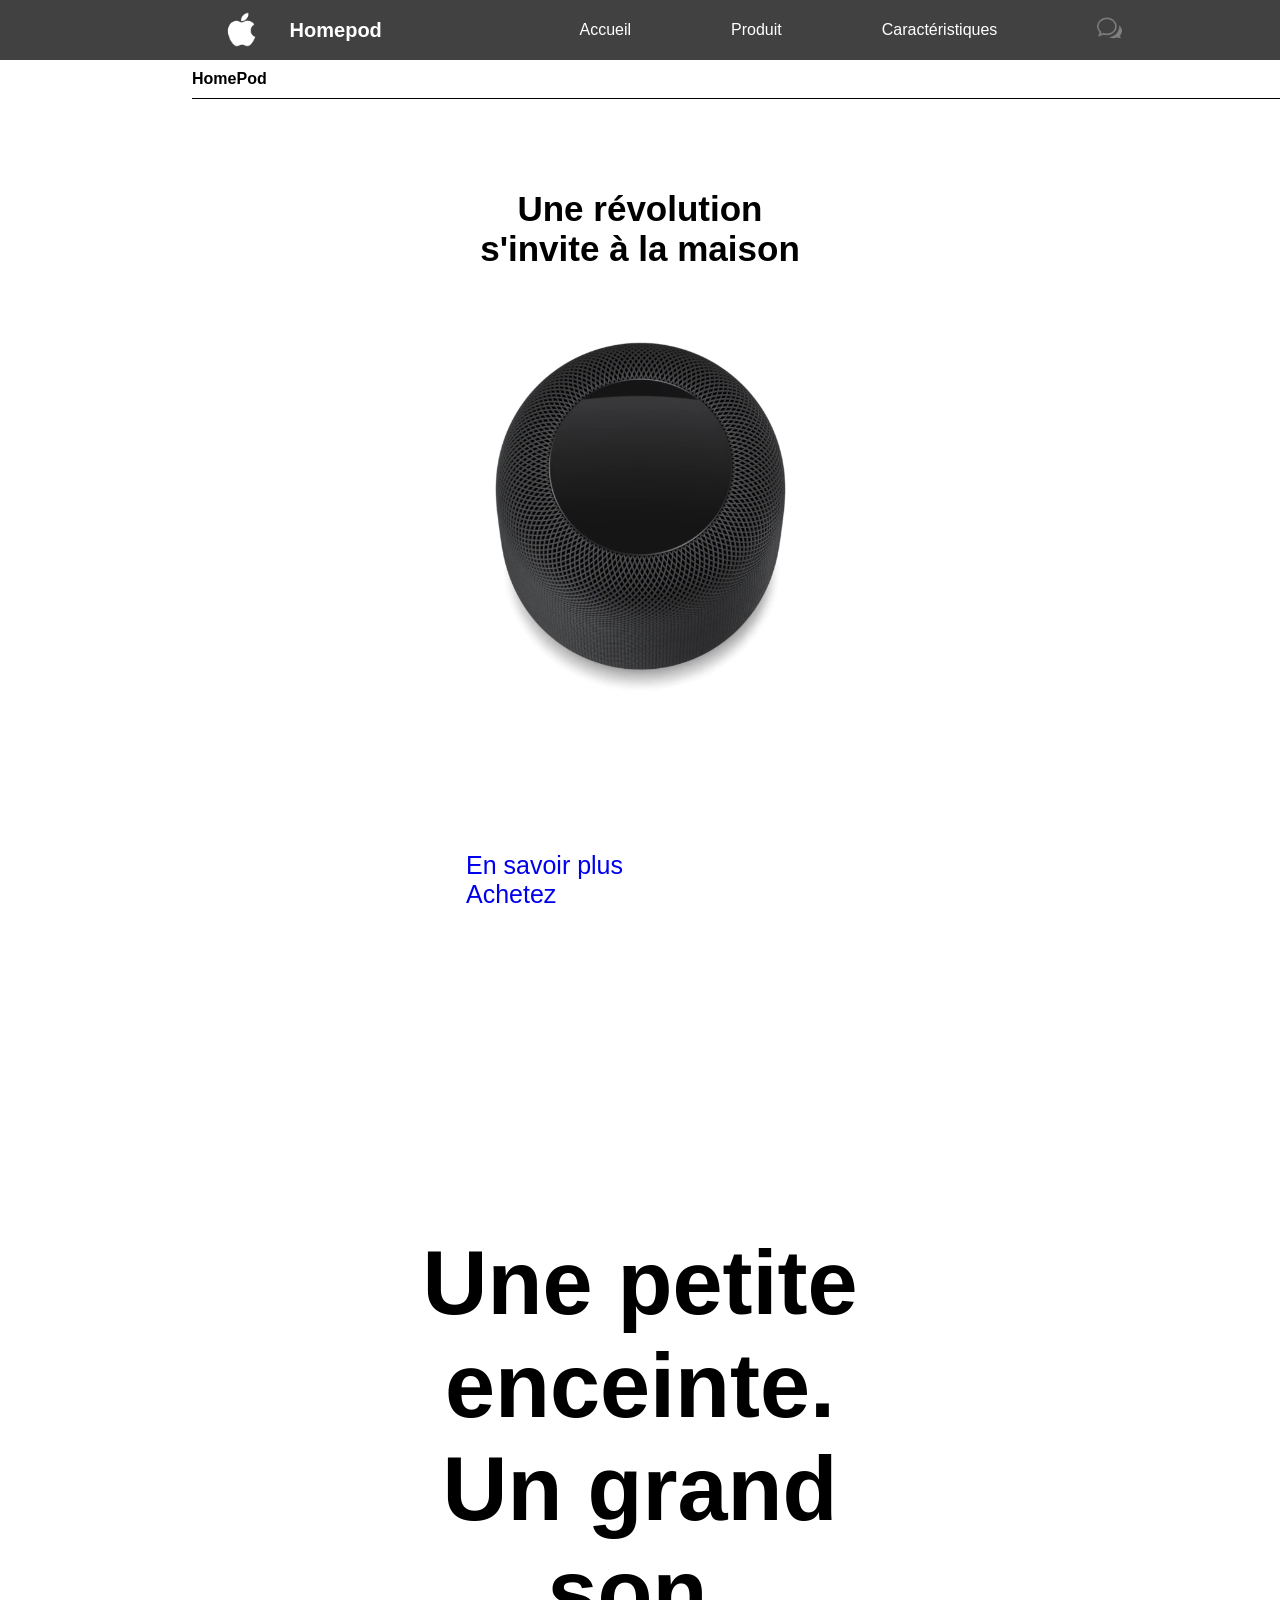
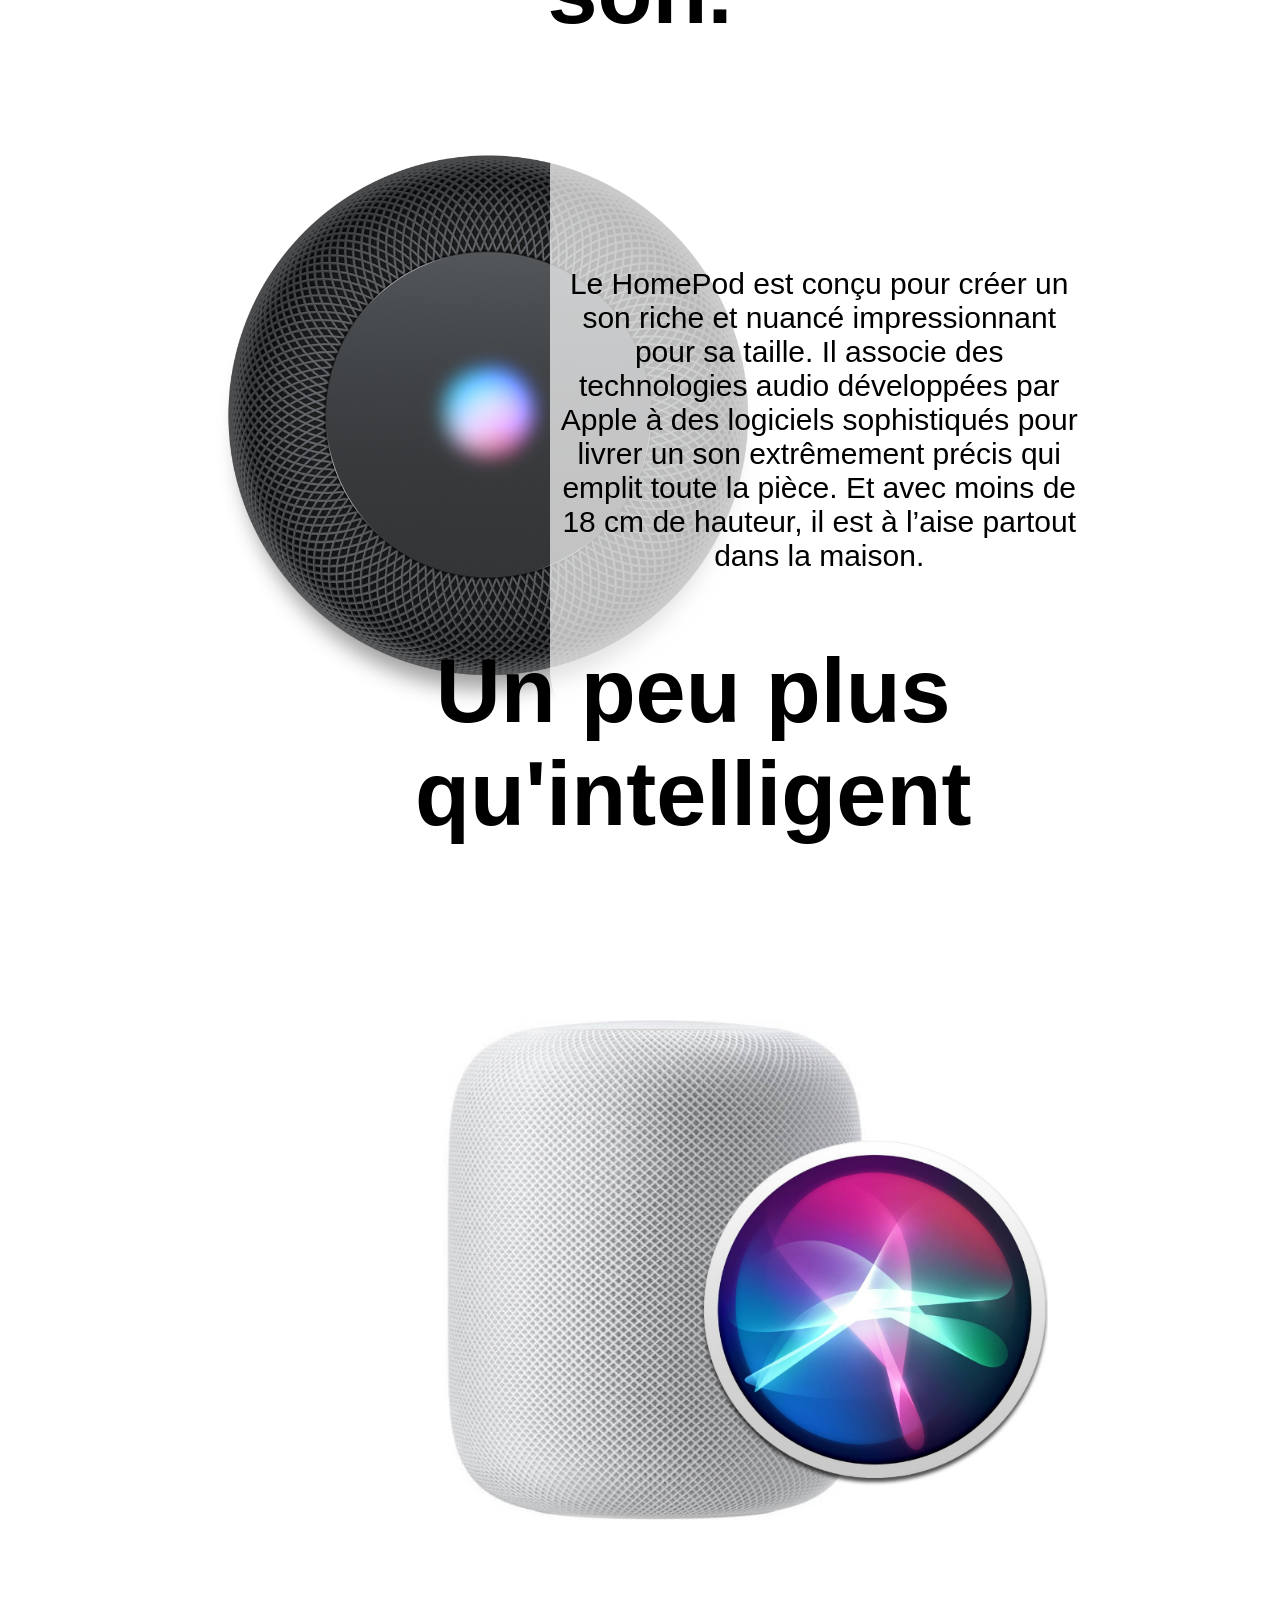
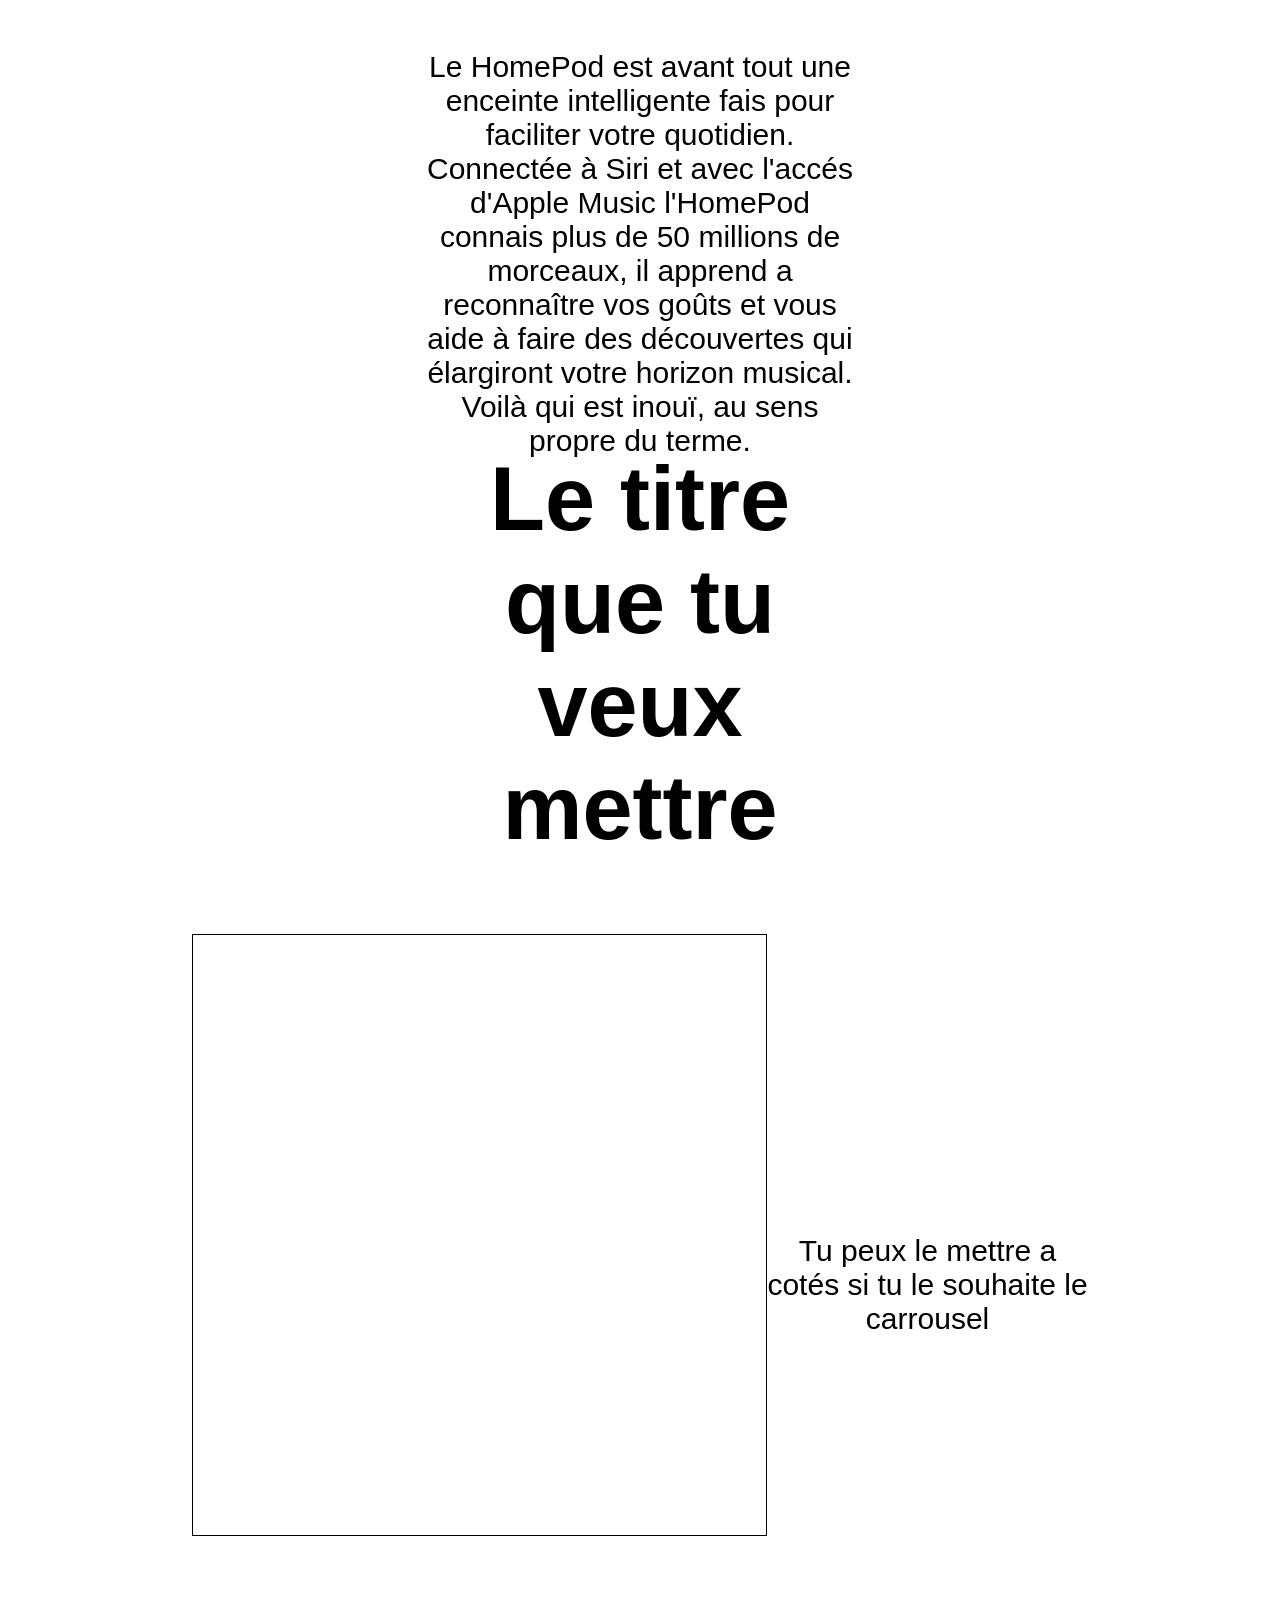
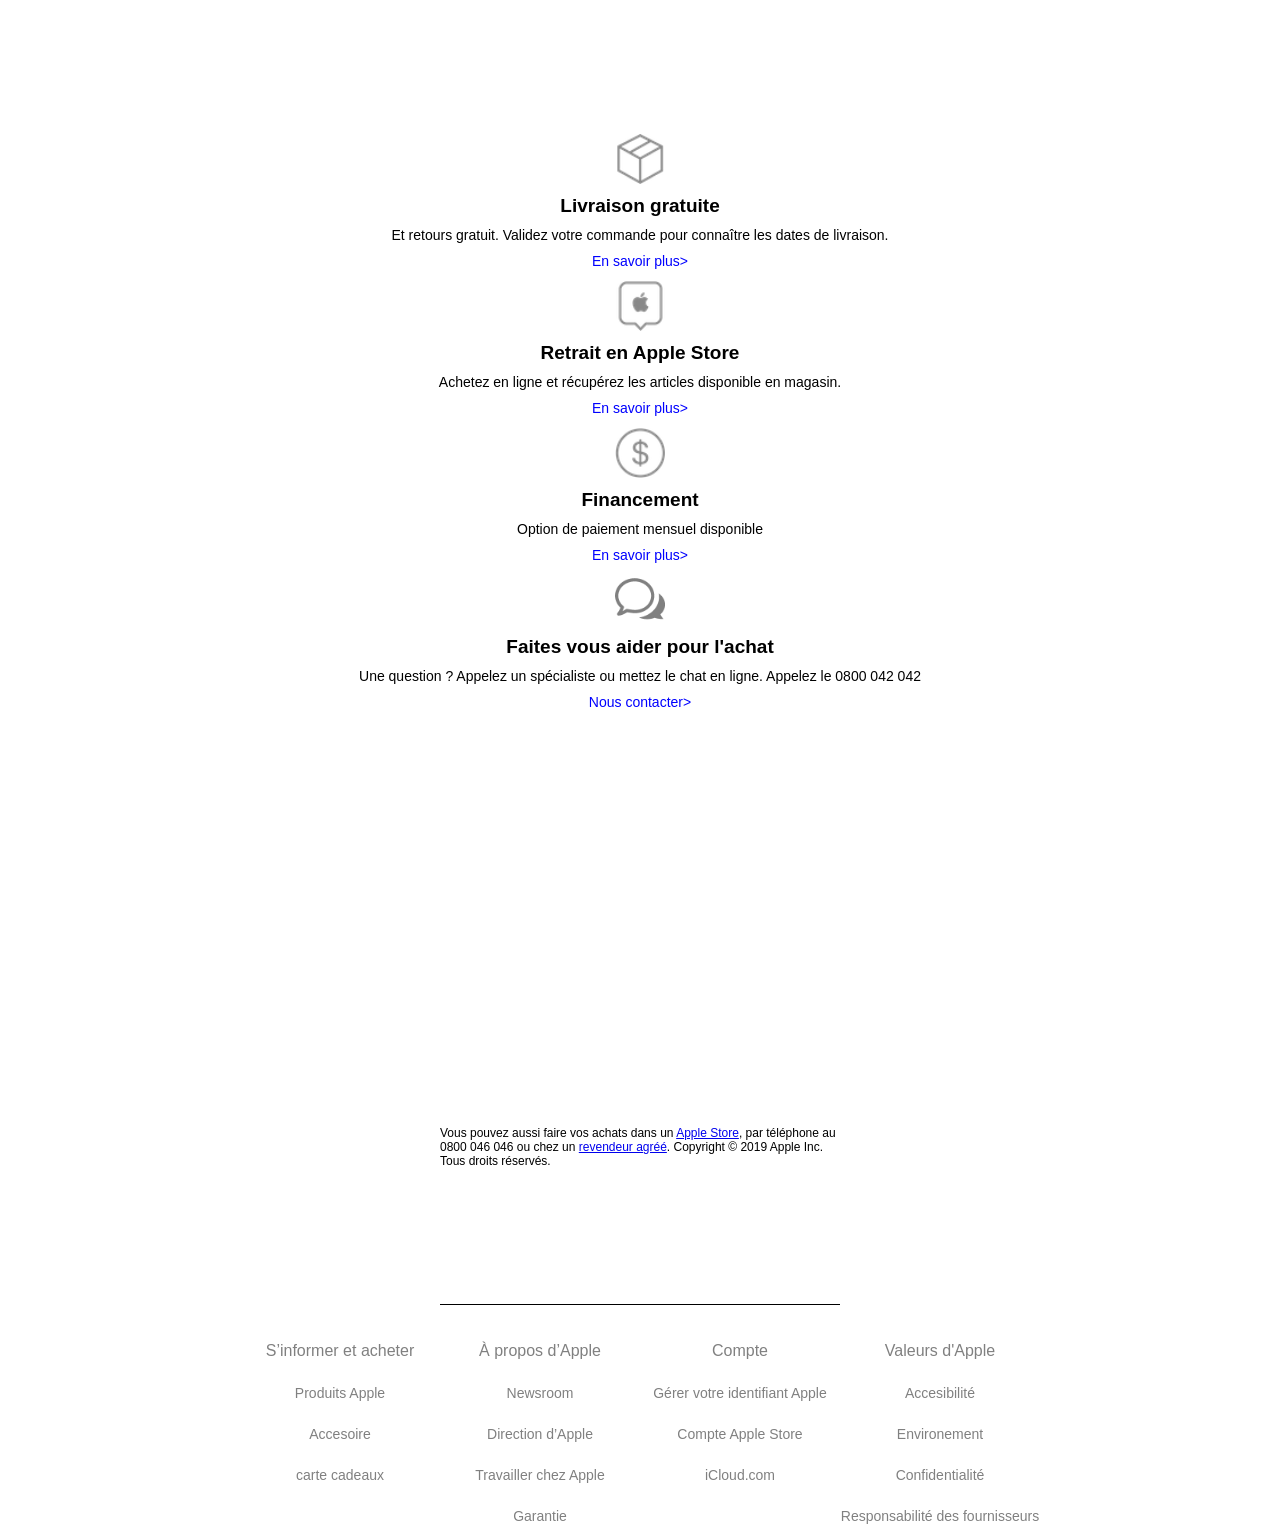
<file: SI-Alban-Page2-responsive-header/pages/Acceuil.html>
<!DOCTYPE html>
<html lang="fr">
<!DOCTYPE html>
<html lang="fr">
   <head>
      <meta charset="utf-8">
      <title>Apple Homepod</title>
      <meta name="HomePod sono connecté" content="Apple, HomePod, Music">
      <meta name="keywords" content="mots clefs du site">
      <meta name="Apple" content="HomePod">
      <link href="https://fonts.googleapis.com/css?family=Roboto" rel="stylesheet">
      <link rel="stylesheet" href="../styles/main.css">
      <link rel="stylesheet" href="../styles/main_2.css">
   </head>
   <body>
      <header>
         <nav class="navigation">
            <!--début barre de navigation réutilisable..-->
            <nav id="menu_hidden" >  <!--Hamburger Menu-->
          <div id="menuToggle">

            <input type="checkbox" id="menu_hidden" />

            <span></span>
            <span></span>
            <span></span>

            <ul id="menu">
              <a href="#"><li>Présentation</li></a>
              <a href="#"><li>Caractéristiques</li></a>
              <a href="#"><li>Acheter</li></a>
            </ul>
          </div>
        </nav> <!--fin du menu hamburger et début du Menu "normal"-->
        <div class="Logo_Apple">
        <div class="Sous_Logo_Apple">
          <img src="../images/logo.png" alt="Logo Apple" class="Logo">
          </div>
            <h1>Homepod</h1>
        </div>
            <ul class="menu_visible">
               <li ><a href="#" class="position_logo">Accueil</a></li>
               <li><a href="#">Produit</a></li>
               <li><a href="#">Caractéristiques</a></li>
               <li><a href="index.php"><img src="../images/chat.png" alt="logo"></a></li>

            </ul>
         </nav>
      </header>
      <main>
         <div id="Barre_achat">
            <h4 class="titre_1" >HomePod</h4>
            <button type="button" name="Acheter" class="Button_acheter"><a href="#">Acheter</a></button>
         </div>
    <div class="slide_1">
      <div class="scroll_Text1">
        <h1>Une révolution s'invite à la maison</h1>
      </div>
      <div class="scroll_video">
        <video autoplay muted width="720" height="480" preload="auto" loop playBackRate='1'>
            <source src="../videos/homepod.mp4" type="video/mp4"/>
            <source src="../videos/homepod.webm" type="video/webm"/>
        </video>
      </div>
      <div class="slide_1_info">
        <ul>
          <li class="scroll_Text1_1"><a href="#">En savoir plus</a></li>
          <li class="scroll_Text1_1"><a href="#">Achetez</a></li>
        </ul>
      </div>
    </div>
    <div class="slide_2">
      <div class="scroll_Text2">
        <h2>Une petite enceinte. Un grand son.</h2>
      </div>
      <div class="slide_2_align">
        <div class="slide_2_img">
         <img src="../images/apple-homepod.png">
        </div>
        <div class="slide_2_text">
        <p>
          Le HomePod est conçu pour créer un son riche et nuancé impressionnant pour sa taille. Il associe des technologies audio développées par Apple à des logiciels sophistiqués pour livrer un son extrêmement précis qui emplit toute la pièce. Et avec moins de 18 cm de hauteur, il est à l’aise partout dans la maison.
        </p>
      </div>
    </div>
  </div>
  <div class="slide_3">
    <div class="scroll_Text3">
        <h2>Un peu plus qu'intelligent</h2>
      </div>
      <div class="slide_3_align">
      <div class="slide_3_img">
         <img src="../images/apple-homepod-siri.jpg">
      </div>
        <div class="slide_3_text">
        <p>
          Le HomePod est avant tout une enceinte intelligente fais pour faciliter votre quotidien. Connectée à Siri et avec l'accés d'Apple Music l'HomePod connais plus de 50 millions de morceaux, il apprend a reconnaître vos goûts et vous aide à faire des découvertes qui élargiront votre horizon musical. Voilà qui est inouï, au sens propre du terme.
        </p>
      </div>
    </div>
  </div>
  <div class="slide_4">
    <div class="scroll_Text4">
        <h2>Le titre que tu veux mettre</h2>
      </div>
      <div class="slide_4_align">
      <div class="slide_4_sliders">
         <!--caroussel-->
      </div>
        <div class="slide_3_text">
        <p>
          Tu peux le mettre a cotés si tu le souhaite le carrousel
        </p>
      </div>
    </div>
  </div>
  </main>
  </div>
  <footer>
    <div class="footer_info">
        <ul>
          <li><img src="../images/logobox.png">
            <ul>
              <li>Livraison gratuite</li>
              <li>Et retours gratuit. Validez votre commande pour connaître les dates de livraison.</li>
              <li><a href="https://www.apple.com/fr/shop/goto/shipping_and_returns">En savoir plus></a></li>
            </ul>
          </li>
          <li><img src="../images/applestore.png">
            <ul>
              <li>Retrait en Apple Store</li>
              <li>Achetez en ligne et récupérez les articles disponible en magasin.</li>
              <li><a href="https://www.apple.com/fr/shop/goto/shipping_and_returns">En savoir plus></a></li>
            </ul>
          </li>
          <li><img src="../images/euros.png">
            <ul>
              <li>Financement</li>
              <li>Option de paiement mensuel disponible</li>
              <li><a href="https://www.apple.com/fr/shop/goto/ww/financing">En savoir plus></a></li>
            </ul>
          </li>
          <li><img src="../images/chat.png">
            <ul>
              <li>Faites vous aider pour l'achat</li>
              <li>Une question ? Appelez un spécialiste ou mettez le chat en ligne. Appelez le 0800 042 042</li>
              <li><a href="https://contactretail.apple.com/?pg=COM:homepod&ap=COM&c=fr&l=fr">Nous contacter></a></li>
            </ul>
          </li>
        </ul>
      </div>
      <div class="informations">
        <p>Vous pouvez aussi faire vos achats dans un <a href="https://www.apple.com/fr/retail/">Apple Store</a>, par téléphone au  0800 046 046 ou chez un <a href="https://locate.apple.com/fr/fr/">revendeur agréé</a>. Copyright © 2019 Apple Inc. Tous droits réservés.</p>
    </div>
    <div class="information_Part2">
      <ul>
        <li><a href="#">S’informer et acheter</a>
          <ul>
            <li><a href="https://www.apple.com/fr/">Produits Apple</a></li>
            <li><a href="https://www.apple.com/fr/shop/goto/buy_accessories">Accesoire </a></li>
            <li><a href="https://www.apple.com/fr/shop/goto/giftcards">carte cadeaux</a></li>
          </ul>
        </li>
        <li><a href="#">À propos d’Apple</a>
          <ul>
            <li><a href="https://www.apple.com/fr/newsroom/">Newsroom</a></li>
            <li><a href="https://www.apple.com/fr/leadership/">Direction d’Apple</a></li>
            <li><a href="https://www.apple.com/jobs/fr/">Travailler chez Apple</a></li>
            <li><a href="https://www.apple.com/legal/warranty/statutoryrights.html">Garantie</a></li>
          </ul>
        </li>
          <li><a href="#">Compte</a>
          <ul>
            <li><a href="https://appleid.apple.com/fr/">Gérer votre identifiant Apple</a></li>
            <li><a href="https://www.apple.com/fr/shop/goto/account">Compte Apple Store</a></li>
            <li><a href="https://www.icloud.com/">iCloud.com</a></li>
          </ul>
        </li>
        <li><a href="#">Valeurs d'Apple</a>
          <ul>
            <li><a href="https://www.apple.com/fr/accessibility/">Accesibilité</a></li>
            <li><a href="https://www.apple.com/fr/environment/">Environement</a></li>
            <li><a href="https://www.apple.com/fr/privacy/">Confidentialité</a></li>
            <li><a href="https://www.apple.com/fr/supplier-responsibility/">Responsabilité des fournisseurs</a></li>
          </ul>
        </li>
      </ul>
    </div>
    </footer>
    <script src="https://ajax.googleapis.com/ajax/libs/jquery/3.1.0/jquery.min.js"></script>
    <script type="text/javascript" src="../scripts/main.js"></script>
  </body>
</file>
<file: INTEGRATION E016 MELLINGER-SEJOURNE_DEHE_CASSAM-CHENAÏ/styles/main.css>
body
{
  margin:0;
  padding:0;
  font-family: "SF Pro Display", sans-serif;
  font-size:16px;
  background-color: white;
}
.background_color
{
  background-color: black;
}
.shop_bag{
  height: 30px;
  width: 25px;
}
.navigation
{
  background: rgba(45,45,45,0.98);
  max-height: 60px;
  display: flex;
  justify-content: flex-start;
  align-items: center;
}

.navigation ul{
  display: flex;
  justify-content: center;
  list-style: none;
  align-items: center;
  color: white;
  width: 100%;
}
.navigation ul li{
  padding: 0px 50px 0px 50px
}


.navigation a{
  text-decoration: none;
  color: white;
  transition: 1s;
  font-family: "SF Pro Display Light", sans-serif;
  height: 45px;
  width: 45px;
}

.menu_visible li img{
  height: 25px;
  width: 25px;
}

.navigation a:hover{
  color: grey;
}

.navigation h1{
    font-size: 20px;
    color: white;
    transition: 1s;
    background:white;
    -webkit-background-clip: text;
    -webkit-text-fill-color: transparent;
}
}

.navigation img
{
  height: 50px;
  width: 50px;
  margin-right: 0px;
}

/* FIN Du Header */
/* Main */
.scroll_Text1, .scroll_Text1_1, .scroll_Text2, .scroll_Text3, .scroll_Text4
{
  transition: opacity 0.5s  ease-in;
  opacity:  1;
  display: none;
}

.slide_1
{
  width: 100%;
  height: 1000px;
  margin: 0 auto;
  background-color: white;
  margin-bottom: 8px;
}

.slide_2
{
  width: 100%;
  height: 1000px;
  margin: 0 auto;
  background-color: white;
  margin-bottom: 8px;
}

.slide_3
{
  width: 100%;
  height: 1400px;
  margin: 0 auto;
  background-color: white;
  margin-bottom: 8px;
}
.slide_4
{
  width: 100%;
  height: 1400px;
  margin: 0 auto;
  background-color: white;
  margin-bottom: 8px;
}

.opacityHidden
{
  opacity:  0;
}

.slide_1 h1
{
  font-size: 60px;
}

h2
{
  font-size: 50px;
}

.scroll_Text1
{
  width: 40%;
  height: 150px;
  margin: 0 auto;
  text-align: center;
  display: flex;
  align-items: center;
  font-size: 25px;
  padding-top: 50px;
}

.scroll_Text2
{
  width: 450px;
  margin: 0 auto;
  text-align: center;
  display: flex;
  align-items: center;
  font-size: 30px;
  padding-top: 50px;
}

.scroll_Text3
{
  width: 450px;
  margin: 0 auto;
  text-align: center;
  display: flex;
  align-items: center;
  font-size: 30px;
  padding-top: 50px;
}

.scroll_Text4
{
  width: 450px;
  margin: 0 auto;
  text-align: center;
  display: flex;
  align-items: center;
  font-size: 30px;
  padding-top: 50px;
}

.scroll_video
{
  width: 60%;
  margin: 0 auto;
  display: flex;
  justify-content: center;
}
.scoll_video video{
  width: 60%;
  height: 40%;
}

.slide_1_info
{
  width: 50%;
  height: 30%;
  margin:0 auto;
  display: flex;
  justify-content: center;
  align-items: center;
}

.slide_1_info ul
{
  padding: 0px;
}

.slide_1_info li
{
  display: inline;
  margin: 0px 50px 0px 50px;
}

.slide_1_info a
{
  text-decoration: none;
  font-size: 25px;
}

.desc_title
{
  width: 70%;
  margin: 0 auto;
  text-align: center;
  font-size: 20px;
  padding-top: 20px;
}

.slide_2_align
{
  display: flex;
  justify-content: space-around;
}

.slide_2_img
{
  width: 40%;
  text-align: center;
}

.slide_2_img img
{
  width: 600px;
  height: 600px;
}

.slide_2_text
{
  text-align: center;
  width: 35%;
  display: flex;
  align-items: center;
  padding-right: 150px;
}

.slide_2_text p
{
  font-size: 30px;
}

.slide_3_align
{
  display: flex;
  flex-direction: column;
  align-items: center;
  width: 100%;
  margin: 0 auto;
}

.slide_3_img
{
  width: 100%;
  margin: 0 auto;
  display: flex;
  justify-content: center;
  padding-top: 100px;
}

.slide_3_img img
{
  width: 615px;
  height: 500px;
  padding-left: 200px;
}

.slide_3_text
{
  text-align: center;
  width: 50%;
  display: flex;
  align-items: center;
  margin-top: 100px;
}

.slide_3_text p
{
  font-size: 30px;
}

.slide_4_sliders
{
  width: 800px;
  height: 600px;
  border: solid 1px ;

}

.slide_4_align
{
  display: flex;
  justify-content: space-around;
}


.slide_4_text
{
  text-align: center;
  width: 35%;
  display: flex;
  align-items: center;
  padding-right: 150px;
}

.slide_4_text p
{
  font-size: 30px;
}

/* 1menu submenu */
footer
{
  height: 1000px;
  display: flex;
  justify-content: center;
  flex-direction: column;
  align-items: center;
  background-color: white;
}

#menu_hidden{   /*Classe indispensable pour le menu responsive*/
  visibility: hidden;
  height: 1%;
  width: 1%;
}

.Button_acheter{
display: block;
width: 120px;
height: 32px;
text-align: center;
vertical-align: middle;
background: linear-gradient(#42a1ec, #0070c9);
border: white;
border-radius: 4px;
}
.Button_acheter:hover{
  background: linear-gradient(#0070c9, #42a1ec);
}

.Button_acheter a {
  color: white;
  text-decoration: none;
  font-family: "SF Pro Display Light", sans-serif;
}

.fixtop{
  z-index: 9999;
  position: fixed;
  top: 0;
/* Mise en forme */
}

#Barre_achat{
  width: 100%;
  display: flex;
  justify-content: space-between;
  align-items: center;
  height: 38px;
  border-bottom: 1px solid black;
  background: rgba(255, 255, 255,0.6);
  width: 1450px;
}


.Sous_Logo_Apple{
width: 19%;
}

.Sous_Logo_Apple img{
  height: 45px;
  width: 45px;
  margin-top: 5px;
}


.Logo_Apple{
  display: flex;
  justify-content: flex-end;
  width: 43%;
}

.footer_info
{
  width: 50%;
  height: 260px;
  display: flex;
  justify-content: center;
  align-items: center;
  text-align: center;
  font-size: 14px;
}

.footer_info  li
{
  display: inline;
  text-align: center;
  width: 90%;
  margin: 0 auto;
  padding: 8px 10px 2px 10px;
}

.footer_info  li li
{
  display: block;
}

.footer_info img
{
  height: 50px;
  width: 50px;
}

.footer_info ul
{
  display: flex;
  justify-content: center;
  margin: 0px;
  padding: 0px;
}

.footer_info ul ul
{
  display: flex;
  flex-direction: column;
}

.footer_info ul li li:first-child
{
  font-weight: bold;
  font-size: 19px;
}

.footer_info a
{
  text-decoration: none;
  color: blue;
}

/* fin 1menue submenue */
.informations
{
  height: 40px;
  border-bottom: solid 1px;
  font-size: 12px;
}

/* 2menu submenu */
.information_Part2
{
  width: 50%;
  height: 300px;
  display: flex;
  justify-content: center;
  align-items: center;
  font-size: 12px;
  text-align: center;
}

.information_Part2 li
{
  list-style: none;
  width: 200px;
  padding-top: 25px;
  font-size: 16px;
}

.information_Part2  li li
{
  display: block;
  text-align: center;
  font-size: 14px;
}

.information_Part2 ul
{
  display: flex;
  padding: 0px;
}

.information_Part2 ul ul
{
  display: flex;
  flex-direction: column;
}

.information_Part2 a
{
  text-decoration: none;
  color: grey;
}

/* responsive /!\ */
@media screen and (min-width: 0px) and (max-width: 1460px)
{
  .footer_info
  {
    width: 50%;
    height: 60%;
    text-align: center;
    margin-bottom: 50px;
    padding: 400px 0px 250px 0px;
  }

  .footer_info ul
  {
    display: block;
    padding: 0;
  }

  .footer_info li
  {
    display: block;
    width: 100%;
    padding-left: 0px;
  }

  .footer_info img
  {
    height: 50px;
    width: 50px;
    margin-left: 0px;
  }

  .informations
  {
    width: 400px;
    padding-bottom: 150px;
    padding-top: 100px;
  }

  /* RESPONSIVE DU BODY /*/
  .slide_2_text
  {
    width: 700px;
    background-color: rgba(255,255,255,0.7);
    padding-right: 0px;
    border-radius: 50px 50px 50px 50px;
  }

  .slide_1 h1
  {
    padding-top: 160px;
    padding-bottom: 150px;
    font-size: 35px;
  }

  /* RESPONSIVE DU BODY /*/
}

@media screen and (min-width: 0px) and (max-width: 830px)
{
  footer
  {
    height: 2200px;
  }

  .footer_info
  {
    height: 800px;
    padding: 0px;
    margin: 0px;
  }

  .information_Part2
  {
    width: 100%;
    height: 500px;
    text-align: center;
    padding: 0px 0px px 0px;
  }

  .information_Part2  li
  {
    list-style: none;
    width: 300px;
    padding-top: 25px;
    font-size: 18px;
  }

  .information_Part2 ul
  {
    display: flex;
    flex-wrap: wrap;
    justify-content: center;
    padding-bottom: 60px;
  }

  .informations
  {
    text-align: center;
    font-size: 12px;
    border: solid 0px;
    padding-top: 100px;
    padding-bottom: 300px;
    width: 400px;
  }

  /* RESPONSIVE DU BODY /*/
  .slide_1
  {
    width: 100%;
    height:1000px;
  }

  .slide_1 h1
  {
    padding-top: 160px;
    padding-bottom: 150px;
    font-size: 35px;
  }

  video
  {
    width: 300px;
  }

  .slide_1_info
  {
    text-align: center;
  }

  .slide_3_text
  {
    width: 100%;
    height: 120px;
  }
}

/* RESPONSIVE DU BODY /*/
@media screen and (min-width: 0px) and (max-width: 600px)
{
  .informations
  {
    padding-top: 400px;
    padding-bottom: 300px;
    width: 200px;
  }

  .information_Part2
  {
    margin-top: 240px;
  }

  .information_Part2 ul
  {
    padding-bottom: 30px;
  }

  .footer_info
  {
    margin-top: 400px;
  }

  /* RESPONSIVE DU BODY */
}

@media screen and (min-width: 100px) and (max-width: 500px)
{
  /* RESPONSIVE DU BODY */
  .slide_1_info
  {
    text-align: center;
    width: 150px;
    margin: 0px;
    display: inline;
  }

  /* RESPONSIVE DU BODY */
  .informations
  {
    padding-top: 0px;
    background-color: red;
  }

}

@media all and (min-width: 0px) and (max-width: 249px) {

/*CECI EST LE MENU HAMBURGER POUR LE RESPONSIVE*/
  .navigation{
    display: flex;
    justify-content: flex-start;
  }

  .menu_visible{
    visibility: hidden;
  }

  #menu_hidden{
    visibility: visible;
  }

  a
  {
    text-decoration: none;
    color: #232323;

    transition: color 0.3s ease;
  }

  a:hover
  {
    color: grey;
  }

  #menuToggle
  {
    display: block;
    position: relative;
    top: 5px;
    left: 50px;

    z-index: 1;

    -webkit-user-select: none;
    user-select: none;
  }

  #menuToggle input
  {
    display: block;
    width: 40px;
    height: 32px;
    position: absolute;
    top: -7px;
    left: -5px;

    cursor: pointer;

    opacity: 0; /* hide this */
    z-index: 2; /* and place it over the hamburger */

    -webkit-touch-callout: none;
  }

  #menuToggle span
  {
    display: block;
    width: 33px;
    height: 4px;
    margin-bottom: 5px;
    position: relative;

    background: #cdcdcd;
    border-radius: 3px;

    z-index: 1;

    transform-origin: 4px 0px;

    transition: transform 0.5s cubic-bezier(0.77,0.2,0.05,1.0),
                background 0.5s cubic-bezier(0.77,0.2,0.05,1.0),
                opacity 0.55s ease;
  }

  #menuToggle span:first-child
  {
    transform-origin: 0% 0%;
  }

  #menuToggle span:nth-last-child(2)
  {
    transform-origin: 0% 100%;
  }

  #menuToggle input:checked ~ span
  {
    opacity: 1;
    transform: rotate(45deg) translate(-2px, -1px);
    background: #232323;
  }

  #menuToggle input:checked ~ span:nth-last-child(3)
  {
    opacity: 0;
    transform: rotate(0deg) scale(0.2, 0.2);
  }

  #menuToggle input:checked ~ span:nth-last-child(2)
  {
    transform: rotate(-45deg) translate(0, -1px);
  }

  #menu
  {
    position: absolute;
    width: 480px;
    margin: -100px 0 0 -50px;
    padding: 50px;
    padding-top: 125px;

    background: rgba(45,45,45,0.98);
    list-style-type: none;
    -webkit-font-smoothing: antialiased;
    /* pour arrêter le scintillement en safari*/
    transform-origin: 0% 0%;
    transform: translate(-100%, 0);

    transition: transform 0.5s cubic-bezier(0.77,0.2,0.05,1.0);
  }

  #menu li
  {
    padding: 10px 0;
    font-size: 22px;
    color: white;
  }

  #menuToggle input:checked ~ ul
  {
    transform: none;
  }
#menuToggle ul {
  display: flex;
  flex-direction: column;
  align-items: flex-start;
}

.Logo_Apple{
visibility: hidden;
}
}

@media all and (min-width: 250px) and (max-width: 549px) {
  #Barre_achat{
    display:flex;
    justify-content: space-between;
    width: 340px;
  }
/*CECI EST LE MENU HAMBURGER POUR LE RESPONSIVE*/
  .navigation{
    display: flex;
    justify-content: flex-start;
  }

  .menu_visible{
    visibility: hidden;
  }

  #menu_hidden{
    visibility: visible;
  }

  a
  {
    text-decoration: none;
    color: #232323;

    transition: color 0.3s ease;
  }

  a:hover
  {
    color: grey;
  }

  #menuToggle
  {
    display: block;
    position: relative;
    top: 5px;
    left: 50px;

    z-index: 1;

    -webkit-user-select: none;
    user-select: none;
  }

  #menuToggle input
  {
    display: block;
    width: 40px;
    height: 32px;
    position: absolute;
    top: -7px;
    left: -5px;

    cursor: pointer;

    opacity: 0; /* hide this */
    z-index: 2; /* and place it over the hamburger */

    -webkit-touch-callout: none;
  }

  #menuToggle span
  {
    display: block;
    width: 33px;
    height: 4px;
    margin-bottom: 5px;
    position: relative;

    background: #cdcdcd;
    border-radius: 3px;

    z-index: 1;

    transform-origin: 4px 0px;

    transition: transform 0.5s cubic-bezier(0.77,0.2,0.05,1.0),
                background 0.5s cubic-bezier(0.77,0.2,0.05,1.0),
                opacity 0.55s ease;
  }

  #menuToggle span:first-child
  {
    transform-origin: 0% 0%;
  }

  #menuToggle span:nth-last-child(2)
  {
    transform-origin: 0% 100%;
  }

  #menuToggle input:checked ~ span
  {
    opacity: 1;
    transform: rotate(45deg) translate(-2px, -1px);
    background: #232323;
  }

  #menuToggle input:checked ~ span:nth-last-child(3)
  {
    opacity: 0;
    transform: rotate(0deg) scale(0.2, 0.2);
  }

  #menuToggle input:checked ~ span:nth-last-child(2)
  {
    transform: rotate(-45deg) translate(0, -1px);
  }

  #menu
  {
    position: absolute;
    width: 480px;
    margin: -100px 0 0 -50px;
    padding: 50px;
    padding-top: 125px;

    background: rgba(45,45,45,0.98);
    list-style-type: none;
    -webkit-font-smoothing: antialiased;
    /* pour arrêter le scintillement en safari*/

    transform-origin: 0% 0%;
    transform: translate(-100%, 0);

    transition: transform 0.5s cubic-bezier(0.77,0.2,0.05,1.0);
  }

  #menu li
  {
    padding: 10px 0;
    font-size: 22px;
    color: white;
  }

  #menuToggle input:checked ~ ul
  {
    transform: none;
  }
#menuToggle ul {
  display: flex;
  flex-direction: column;
  align-items: flex-start;
}
.Logo_Apple{
visibility: hidden;
}

}

@media all and (min-width: 550px) and (max-width: 799px) {
#Barre_achat{
  width: 500px;
}
  .menu_visible{
    visibility: hidden;
  }

  #menu_hidden{
    visibility: visible;
  }

  a  {
    text-decoration: none;
    color: #232323;

    transition: color 0.3s ease;
  }

  a:hover
  {
    color: grey;
  }

  #menuToggle
  {
    display: block;
    position: relative;
    top: 5px;
    left: 50px;

    z-index: 1;

    -webkit-user-select: none;
    user-select: none;
  }

  #menuToggle input
  {
    display: block;
    width: 40px;
    height: 32px;
    position: absolute;
    top: -7px;
    left: -5px;

    cursor: pointer;

    opacity: 0; /* hide this */
    z-index: 2; /* and place it over the hamburger */

    -webkit-touch-callout: none;
  }

  #menuToggle span
  {
    display: block;
    width: 33px;
    height: 4px;
    margin-bottom: 5px;
    position: relative;

    background: #cdcdcd;
    border-radius: 3px;

    z-index: 1;

    transform-origin: 4px 0px;

    transition: transform 0.5s cubic-bezier(0.77,0.2,0.05,1.0),
                background 0.5s cubic-bezier(0.77,0.2,0.05,1.0),
                opacity 0.55s ease;
  }

  #menuToggle span:first-child
  {
    transform-origin: 0% 0%;
  }

  #menuToggle span:nth-last-child(2)
  {
    transform-origin: 0% 100%;
  }

  #menuToggle input:checked ~ span
  {
    opacity: 1;
    transform: rotate(45deg) translate(-2px, -1px);
    background: #232323;
  }

  #menuToggle input:checked ~ span:nth-last-child(3)
  {
    opacity: 0;
    transform: rotate(0deg) scale(0.2, 0.2);
  }

  #menuToggle input:checked ~ span:nth-last-child(2)
  {
    transform: rotate(-45deg) translate(0, -1px);
  }

  #menu
  {
    position: absolute;
    width: 480px;
    margin: -100px 0 0 -50px;
    padding: 50px;
    padding-top: 125px;

    background: rgba(45,45,45,0.98);
    list-style-type: none;
    -webkit-font-smoothing: antialiased;
    /* pour arrêter le scintillement en safari*/

    transform-origin: 0% 0%;
    transform: translate(-100%, 0);
  }

  #menu li
  {
    padding: 10px 0;
    font-size: 22px;
    color: white;
  }

  #menuToggle input:checked ~ ul
  {
    transform: none;
  }
#menuToggle ul {
  display: flex;
  flex-direction: column;
  align-items: flex-start;
}
.Logo_Apple{
visibility: hidden;
}
}
</file>
<file: INTEGRATION E016 MELLINGER-SEJOURNE_DEHE_CASSAM-CHENAÏ/styles/main_2.css>
main{
  width: 70%;
  margin: auto;
  display: block;
}


.Caractéristiques_simple{
  display: flex;
  flex-direction: row;
  justify-content: space-between;
  padding-top: 50px;
  max-width: 1300px;

}

.Caractéristiques_simple ul li {
    list-style: none;
    font-family: "SF Pro Display Light", sans-serif;
    max-width: 500px;
}

.h3_photo_HomePod{
  height: 70%;
  width: 40%;
  margin-left: 25px;
}

h2+p {
  font-size: 150%;
}


.Button_acheter{
display: block;
width: 120px;
height: 32px;
text-align: center;
vertical-align: middle;
background: linear-gradient(#42a1ec, #0070c9);
border: white;
border-radius: 4px;
}
.Button_acheter:hover{
  background: linear-gradient(#0070c9, #42a1ec);
}

.Button_acheter a {
  color: white;
  text-decoration: none;
  font-family: "SF Pro Display Light", sans-serif;
}

.Afficher_more a{
  margin-left: 40px;
}

.titre_2{
  margin-left: 30px;
  font-size: 300%;
}

.Caractéristiques_tech{
  padding-top: 50px;
  height: 500px;
  display: flex;
  justify-content: space-between;
  max-width: 1300px;
}

.Caractéristiques_tech ul li {
  list-style: none;
  line-height: 25px;
}

.Caractéristiques_tech ul{
  padding-top: 25px;
}

.ul_photo_HomePod{
  height: 100%;
  width: 50%;
  margin-left: 20px;
}

video{
  height: 600px;
  width: 1000px;
}

div>h2{
  font-size: 300%;
}

.img_video{
  text-align: center;
  width: 100%;
}

.video_div{
  width: 100%;
  display: flex;
  justify-content: center;
}

#toggle{
  height:auto;
  margin:1em;
  text-align:center;
  display: flex;
  justify-content: center;
 }

#toggle p {
  text-align:center;
  padding:0
}

#toggle ul li {
  list-style: none;
}

.toggle_p_1{
width: 300px;
line-height: 150%;
}

.toggle_p_2{
width: 300px;
line-height: 150%;
}

.toggle_p_3{
  line-height: 120%;
}

.button_affichez{

}

.button_affichez a{

}



/*Responsive caractéristiques*/
@media all and (min-width: 1281px) and (max-width: 1580px){

  .Caractéristiques_simple{
    display: flex;
    flex-direction: column;
  }
  .Caractéristiques_tech{
    display: flex;
    flex-direction: column;
    height: 150%;
  }
  .img_video{
    display: flex;
    flex-direction: column;
  }
  video{
    width: 100%;
    height: 100%;
  }
  .h3_photo_HomePod{
    height: 50%;
    width: 50%;
  }
  .ul_photo_HomePod{
    height: 50%;
    width: 50%;
  }
}



@media all and (min-width: 1024px) and (max-width: 1280px) {
  .Caractéristiques_simple{
    display: flex;
    flex-direction: column;
  }
  .Caractéristiques_tech{
    display: flex;
    flex-direction: column;
    height: 150%;
  }
  .img_video{
    display: flex;
    flex-direction: column;
  }
  video{
    width: 100%;
  }
  .h3_photo_HomePod {
    height: 50%;
    width:50%;
  }
  .ul_photo_HomePod{
    height: 50%;
    width: 50%;
  }
}

@media all and (min-width: 800px) and (max-width: 1023px) {
  .Caractéristiques_simple{
    display: flex;
    flex-direction: column;
  }
  .Caractéristiques_tech{
    display: flex;
    flex-direction: column;
    height: 150%;
  }
  .img_video{
    display: flex;
    flex-direction: column;
  }
  video{
    width: 100%;
    height: 100%;
  }
  .h3_photo_HomePod{
    height: 50%;
    width: 50%;
  }
  .ul_photo_HomePod{
    height: 50%;
    width: 50%;
  }
}

@media all and (min-width: 550px) and (max-width: 799px) {
  .Caractéristiques_simple{
    display: flex;
    flex-direction: column;
  }
  .Caractéristiques_tech{
    display: flex;
    flex-direction: column;
    height: 150%;
  }
  .img_video{
    display: flex;
    flex-direction: column;
  }
  video{
    width: 100%;
    height: 100%;
  }

  .h3_photo_HomePod{
    height: 50%;
    width: 50%;
  }
  .ul_photo_HomePod{
    height: 65%;
    width: 65%;
  }


@media all and (min-width: 250px) and (max-width: 549px) {
  .Caractéristiques_simple{
    display: flex;
    flex-direction: column;
  }
  .Caractéristiques_tech{
    display: flex;
    flex-direction: column;
    height: 150%;
  }
  .img_video{
    display: flex;
    flex-direction: column;
    width: 60%;
  }
  video{
    width: 100%;
    height: 100%;
  }

  .h3_photo_HomePod{
    height: 30%;
    width: 30%;
  }
  .ul_photo_HomePod{
    height: 30%;
    width: 30%;
  }
}

@media all and (min-width: 1px) and (max-width: 249px) {
  .Caractéristiques_simple{
    display: flex;
    flex-direction: column;
  }
  .Caractéristiques_tech{
    display: flex;
    flex-direction: column;
    height: 150%;
  }
  .img_video{
    display: flex;
    flex-direction: column;
  }
  video{
    width: 100%;
    height: 100%;
  }

  .h3_photo_HomePod{
    height: 60%;
    width: 60%;
  }
  .ul_photo_HomePod{
    height: 60%;
    width: 60%;

  }
}

/* 1menu submenu */
footer
{
  height: 4000px;
  display: flex;
  justify-content: center;
  flex-direction: column;
  align-items: center;
  background-color: white;
}

.footer_info
{
  width: 50%;
  height: 260px;
  display: flex;
  justify-content: center;
  align-items: center;
  text-align: center;
  font-size: 14px;
}

.footer_info  li
{
  display: inline;
  text-align: center;
  width: 90%;
  margin: 0 auto;
  padding: 8px 10px 2px 10px;
}

.footer_info  li li
{
  display: block;
}

.footer_info img
{
  height: 50px;
  width: 50px;
  margin-left: 50px;
}

.footer_info ul
{
  display: flex;
  justify-content: center;
  margin: 0px;
  padding: 0px;
}

.footer_info ul ul
{
  display: flex;
  flex-direction: column;
}

.footer_info ul li li:first-child
{
  font-weight: bold;
  font-size: 19px;
}

.footer_info a
{
  text-decoration: none;
  color: blue;
}

/* fin 1menue submenue */
.informations
{
  height: 40px;
  border-bottom: solid 1px;
  font-size: 12px;
}

/* 2menu submenu */
.information_Part2
{
  width: 50%;
  height: 300px;
  display: flex;
  justify-content: center;
  align-items: center;
  font-size: 12px;
  text-align: center;
  
}

.information_Part2 li
{
  list-style: none;
  width: 200px;
  padding-top: 25px;
  font-size: 16px;
}

.information_Part2  li li
{
  display: block;
  text-align: center;
  font-size: 14px;
}

.information_Part2 ul
{
  display: flex;
  padding: 0px;
}

.information_Part2 ul ul
{
  display: flex;
  flex-direction: column;
}

.information_Part2 a
{
  text-decoration: none;
  color: grey;
}

/* responsive /!\ */
@media screen and (min-width: 0px) and (max-width: 1460px)
{
  .footer_info
  {
    width: 50%;
    height: 60%;
    text-align: center;
    margin-bottom: 50px;
    padding: 400px 0px 250px 0px;
  }

  .footer_info ul
  {
    display: block;
    padding: 0;
  }

  .footer_info li
  {
    display: block;
    width: 100%;
    padding-left: 0px;
  }

  .footer_info img
  {
    height: 50px;
    width: 50px;
    margin-left: 0px;
  }

  .informations
  {
    width: 400px;
    padding-bottom: 150px;
    padding-top: 100px;
    border: solid 0px;
  }


@media screen and (min-width: 0px) and (max-width: 830px)
{
  footer
  {
    height: 2200px;
  }

  .footer_info
  {
    height: 800px;
    padding: 0px;
    margin: 0px;
  }

  .information_Part2
  {
    width: 100%;
    height: 500px;
    text-align: center;
    padding: 0px 0px px 0px;
  }

  .information_Part2  li
  {
    list-style: none;
    width: 300px;
    padding-top: 25px;
    font-size: 18px;
  }

  .information_Part2 ul
  {
    display: flex;
    flex-wrap: wrap;
    justify-content: center;
    padding-bottom: 60px;
  }

  .informations
  {
    text-align: center;
    font-size: 12px;
    border: solid 0px;
    padding-top: 100px;
    padding-bottom: 300px;
    width: 400px;
  }
}

@media screen and (min-width: 0px) and (max-width: 600px)
{
  .informations
  {
    padding-top: 400px;
    padding-bottom: 300px;
    width: 200px;
  }

  .information_Part2
  {
    margin-top: 240px;
  }

  .information_Part2 ul
  {
    padding-bottom: 30px;
  }

  .footer_info
  {
    margin-top: 400px;
  }

  /* RESPONSIVE DU BODY */
}

@media screen and (min-width: 100px) and (max-width: 500px)
{
  .informations
  {
    padding-top: 0px;
    background-color: red;
  }

}
</file>
<file: INTEGRATION E016 MELLINGER-SEJOURNE_DEHE_CASSAM-CHENAÏ/styles/main_3.css>
/* Reset */
*{
  box-sizing: border-box;
}

html{
  font-size: 62.5%;
}

body{
  margin: 0 auto;
  padding: 0;
  font-family: "SF Pro Text", "SF Pro Display", "Arial", sans-serif;
  font-size: 1.4rem;
  background: #F4F4F4;
  color: #666;
}

h1, h2, h3, h4, p, ul {
  margin: 0;
  padding: 0;
  list-style: none;
  font-weight: 100;
}

/* Useful selectors */
/* Ces selecteurs concernent les widths globales et les display en flex parce qu'on est moderne */



.container{
  width: 960px;
  margin: 0 auto;
}

.flex_layout_basic{
  display: flex;
  flex-flow: row wrap;
}

.flex_layout_advanced{
  display: flex;
  flex-flow: row wrap;
  justify-content: space-around;
}

.flex_layout_alt{
  display: flex;
  flex-flow: column wrap;
  justify-content: space-between;
}

/* Header */

#menu_hidden{   /*Classe indispensable pour le menu responsive*/
  visibility: hidden;
  height: 1%;
  width: 1%;
}

.navigation
{
  background: rgba(45,45,45,0.98);
  max-height: 60px;
  display: flex;
  justify-content: flex-start;
  align-items: center;
}

.navigation ul{
  display: flex;
  justify-content: center;
  list-style: none;
  align-items: center;
  color: white;
  width: 100%;

}
.navigation ul li{
  padding: 0px 50px 0px 50px
}

.Logo_Apple img {
  margin-right: 35px;
  height: 45px;
  width: 45px;
  margin-top: 36px;
}

.Logo_Apple{
  display: flex;
  justify-content: center;
  width: 300px;
}

.navigation a{
  text-decoration: none;
  color: white;
  transition: 1s;
  font-family: "SF Pro Display Light", sans-serif;
  height: 45px;
  width: 45px;
}

.menu_visible li img{
  height: 25px;
  width: 25px;
}

.navigation a:hover{
  color: grey;
}

.navigation h1{
    font-size: 20px;
    color: white;
    transition: 1s;
    background:white;
    -webkit-background-clip: text;
    -webkit-text-fill-color: transparent;
}
}

.navigation img
{
  height: 50px;
  width: 50px;
  margin-right: 0px;
}
/* Mettre le css en dessous du commentaire "Header" en supprimant celui-ci par la suite */



/* Main */

h1{
  font-size: 40px;
  font-weight: 600;
  margin: 50px 0px;
  text-align: center;
  color: #111;
}

/* section n°1 */

.picture_description{
  width: 500px;
  margin-bottom: 40px;
}

@-webkit-keyframes anim {
   0%  {opacity:0;}
   100% {opacity:1;}
}

.picture_content{
  opacity:0;
  -webkit-animation: anim 0.6s linear forwards 0.5s;
  animation: anim 0.6s linear forwards 0.5s;
}

.picture_description>h3{
  font-size: 20px;
  font-weight: bolder;
  text-align: center;
  color: #111;
  margin-bottom: 20px;
}

.white_color_box{
  width: 240px;
  border: 2px solid #999;
  border-radius: 5px;
}

.white_color_box:hover{
  border: 2px solid #0070C9;
}

.white_color_box_container{
  margin-top: 10px;
  margin-bottom: 20px;
  width: 240px;
}

.white_color_icon{
  text-align: center;
  padding: 10px 0px;
}

.white_color_name{
  text-align: center;
  color: #111;
}

.grey_color_box{
  width: 240px;
  border: 2px solid #999;
  border-radius: 5px;
}

.grey_color_box:hover{
  border: 2px solid #0070C9;
}

.grey_color_box_container{
  margin-top: 10px;
  margin-bottom: 20px;
  width: 240px;
}

.grey_color_icon{
  text-align: center;
  padding: 10px 0px;
}

.grey_color_name{
  text-align: center;
  color: #111;
}

.picture_description_info{
  margin-top: 20px;
  padding-bottom: 20px;
  border-bottom: thin solid #AAA;
}

.picture_description_info h3{
  font-size: 24px;
  font-weight: bolder;
  color: #111;
}

.picture_description_info p:nth-child(2){
  font-size: 14px;
  font-weight: normal;
  line-height: 150%;
}

.picture_description_info p:nth-child(3){
  font-size: 12px;
  font-weight: lighter;
  line-height: 100%;
}

.picture_description_info a{
  font-size: 14px;
  text-decoration: none;
  line-height: 300%;
  color: #0070C9;
}

.picture_description_buy{
  width: 500px;
  margin: 40px 0px 40px 0px;
  border: thin solid #0070C9;
  border-radius: 5px;
  background: #0070C9;
}

.picture_description_buy h3{
  padding: 10px 0px;
  font-size: 20px;
  font-weight: bold;
  text-align: center;
}

.picture_description_buy a{
  color: #FFF;
  text-decoration: none;
}

.picture_description_buy:hover{
  background: linear-gradient(#42a1ec, #0070c9);
}

.picture_description_info_commandes img{
  width: 40px;
  height: 45px;
}

.picture_description_info_retrait{
  width: 240px;
  line-height: 150%;
  text-align: center;
}

.picture_description_info_livraison{
  width: 240px;
  line-height: 150%;
  text-align: center;
}

.picture_description_info_commandes h4{
  font-size: 14px;
  font-weight: bold;
  text-align: center;
}

.picture_description_info_commandes a{
  text-decoration: none;
  color: #0070C9;
}

/* section n°2 */

#music_part{
  background: #FFF;
  padding-bottom: 20px;
}

.music_part_description{
  display: flex;
  align-items: center;
  justify-content: center;
  flex-direction: column;
}

#music_part h2{
  margin: 20px 0px;
  padding: 20px 0px;
  font-size: 40px;
  font-weight: bolder;
  text-align: center;
  background: -webkit-linear-gradient(right, #777dff 100px, #f154ff 250px, #f0357c 300px),-webkit-linear-gradient(left, #777dff 100px, #497ce2 250px, #37bdde 300px);
  -webkit-background-clip: text;
  -webkit-text-fill-color: transparent;
}

#music_part span:nth-child(3){
  font-size: 18px;
  font-weight: normal;
  text-align: center;
  line-height: normal;
  color: #111;
}

#music_part span:nth-child(4){
  font-size: 12px;
  font-weight: lighter;
  text-align: center;
  line-height: 150%;
}

#music_part a{
  margin-top: 20px;
  color: #0070C9;
  text-decoration: none;
}

/* Footer */
/* mettre le css du footer en dessous du commentaire */


/* Responsive */

@media screen and (min-width:768px) and (max-width:1024px)
{
  .container{
    width: calc(100% - 20px);
  }
}

@media screen and (min-width: 480px) and (max-width: 768px)
{
  .container{
    width: calc(100% - 20px);
  }
}

@media screen and (min-width: 360px) and (max-width: 480px)
{
  .container{
    width: calc(100% - 20px);
  }
  .picture_description{
    width: calc(100% - 20px);
  }
  #picture_modifier{
    width: calc(100% - 20px);
  }
  .white_color_box{
    margin-bottom: 20px;
  }
  .picture_description_buy{
    width: 100%;
  }
  .picture_description_info_retrait{
    margin-bottom: 20px;
  }
}





footer
{
  height: 1000px;
  display: flex;
  justify-content: center;
  flex-direction: column;
  align-items: center;
  background-color: white;
}

.footer_info
{
  width: 50%;
  height: 260px;
  display: flex;
  justify-content: center;
  align-items: center;
  text-align: center;
  font-size: 14px;
}

.footer_info  li
{
  display: inline;
  text-align: center;
  width: 90%;
  margin: 0 auto;
  padding: 8px 10px 2px 10px;
}

.footer_info  li li
{
  display: block;
}

.footer_info img
{
  height: 50px;
  width: 50px;
}

.footer_info ul
{
  display: flex;
  justify-content: center;
  margin: 0px;
  padding: 0px;
}

.footer_info ul ul
{
  display: flex;
  flex-direction: column;
}

.footer_info ul li li:first-child
{
  font-weight: bold;
  font-size: 19px;
}

.footer_info a
{
  text-decoration: none;
  color: blue;
}

/* fin 1menue submenue */
.informations
{
  height: 40px;
  border-bottom: solid 1px;
  font-size: 12px;
}

/* 2menu submenu */
.information_Part2
{
  width: 50%;
  height: 300px;
  display: flex;
  justify-content: center;
  align-items: center;
  font-size: 12px;
  text-align: center;
}

.information_Part2 li
{
  list-style: none;
  width: 200px;
  padding-top: 25px;
  font-size: 16px;
}

.information_Part2  li li
{
  display: block;
  text-align: center;
  font-size: 14px;
}

.information_Part2 ul
{
  display: flex;
  padding: 0px;
}

.information_Part2 ul ul
{
  display: flex;
  flex-direction: column;
}

.information_Part2 a
{
  text-decoration: none;
  color: grey;
}

/* responsive /!\ */
@media screen and (min-width: 0px) and (max-width: 1460px)
{
  .footer_info
  {
    width: 50%;
    height: 60%;
    text-align: center;
    margin-bottom: 50px;
    padding: 400px 0px 250px 0px;
  }

  .footer_info ul
  {
    display: block;
    padding: 0;
  }

  .footer_info li
  {
    display: block;
    width: 100%;
    padding-left: 0px;
  }

  .footer_info img
  {
    height: 50px;
    width: 50px;
    margin-left: 0px;
  }

  .informations
  {
    width: 400px;
    padding-bottom: 150px;
    padding-top: 100px;
    border-bottom: solid 0px;
  }

  /* RESPONSIVE DU BODY /*/
  .slide_2_text
  {
    width: 700px;
    background-color: rgba(255,255,255,0.7);
    padding-right: 0px;
    border-radius: 50px 50px 50px 50px;
  }

  .slide_1 h1
  {
    padding-top: 160px;
    padding-bottom: 150px;
    font-size: 35px;
  }

  /* RESPONSIVE DU BODY /*/
}

@media screen and (min-width: 0px) and (max-width: 830px)
{
  footer
  {
    height: 2200px;
  }

  .footer_info
  {
    height: 800px;
    padding: 0px;
    margin: 0px;
  }

  .information_Part2
  {
    width: 100%;
    height: 500px;
    text-align: center;
    padding: 0px 0px px 0px;
  }

  .information_Part2  li
  {
    list-style: none;
    width: 300px;
    padding-top: 25px;
    font-size: 18px;
  }

  .information_Part2 ul
  {
    display: flex;
    flex-wrap: wrap;
    justify-content: center;
    padding-bottom: 60px;
  }

  .informations
  {
    text-align: center;
    font-size: 12px;
    border: solid 0px;
    padding-top: 100px;
    padding-bottom: 300px;
    width: 400px;
  }

@media screen and (min-width: 0px) and (max-width: 600px)
{
  .informations
  {
    padding-top: 400px;
    padding-bottom: 300px;
    width: 200px;

  }

  .information_Part2
  {
    margin-top: 240px;
  }

  .information_Part2 ul
  {
    padding-bottom: 30px;
  }

  .footer_info
  {
    margin-top: 400px;
  }

  /* RESPONSIVE DU BODY */
}

@media screen and (min-width: 100px) and (max-width: 500px)
{
  .informations
  {
    padding-top: 0px;
    border-bottom: solid 0px;
  }

}





/*CECI EST LE MENU HAMBURGER POUR LE RESPONSIVE*/
  .navigation{
    display: flex;
    justify-content: flex-start;
  }

  .menu_visible{
    visibility: hidden;
  }

  #menu_hidden{
    visibility: visible;
  }

  a
  {
    text-decoration: none;
    color: #232323;

    transition: color 0.3s ease;
  }

  a:hover
  {
    color: grey;
  }

  #menuToggle
  {
    display: block;
    position: relative;
    top: 5px;
    left: 50px;

    z-index: 1;

    -webkit-user-select: none;
    user-select: none;
  }

  #menuToggle input
  {
    display: block;
    width: 40px;
    height: 32px;
    position: absolute;
    top: -7px;
    left: -5px;

    cursor: pointer;

    opacity: 0; /* hide this */
    z-index: 2; /* and place it over the hamburger */

    -webkit-touch-callout: none;
  }

  #menuToggle span
  {
    display: block;
    width: 33px;
    height: 4px;
    margin-bottom: 5px;
    position: relative;

    background: #cdcdcd;
    border-radius: 3px;

    z-index: 1;

    transform-origin: 4px 0px;

    transition: transform 0.5s cubic-bezier(0.77,0.2,0.05,1.0),
                background 0.5s cubic-bezier(0.77,0.2,0.05,1.0),
                opacity 0.55s ease;
  }

  #menuToggle span:first-child
  {
    transform-origin: 0% 0%;
  }

  #menuToggle span:nth-last-child(2)
  {
    transform-origin: 0% 100%;
  }

  #menuToggle input:checked ~ span
  {
    opacity: 1;
    transform: rotate(45deg) translate(-2px, -1px);
    background: #232323;
  }

  #menuToggle input:checked ~ span:nth-last-child(3)
  {
    opacity: 0;
    transform: rotate(0deg) scale(0.2, 0.2);
  }

  #menuToggle input:checked ~ span:nth-last-child(2)
  {
    transform: rotate(-45deg) translate(0, -1px);
  }

  #menu
  {
    position: absolute;
    width: 480px;
    margin: -100px 0 0 -50px;
    padding: 50px;
    padding-top: 125px;

    background: rgba(45,45,45,0.98);
    list-style-type: none;
    -webkit-font-smoothing: antialiased;
    /* pour arrêter le scintillement en safari*/
    transform-origin: 0% 0%;
    transform: translate(-100%, 0);

    transition: transform 0.5s cubic-bezier(0.77,0.2,0.05,1.0);
  }

  #menu li
  {
    padding: 10px 0;
    font-size: 22px;
    color: white;
  }

  #menuToggle input:checked ~ ul
  {
    transform: none;
  }
#menuToggle ul {
  display: flex;
  flex-direction: column;
  align-items: flex-start;
}

.Logo_Apple{
visibility: hidden;
}
}

@media all and (min-width: 250px) and (max-width: 549px) {
  #Barre_achat{
    display:flex;
    justify-content: space-between;
    width: 340px;
  }
/*CECI EST LE MENU HAMBURGER POUR LE RESPONSIVE*/
  .navigation{
    display: flex;
    justify-content: flex-start;
  }

  .menu_visible{
    visibility: hidden;
  }

  #menu_hidden{
    visibility: visible;
  }

  a
  {
    text-decoration: none;
    color: #232323;

    transition: color 0.3s ease;
  }

  a:hover
  {
    color: grey;
  }

  #menuToggle
  {
    display: block;
    position: relative;
    top: 5px;
    left: 50px;

    z-index: 1;

    -webkit-user-select: none;
    user-select: none;
  }

  #menuToggle input
  {
    display: block;
    width: 40px;
    height: 32px;
    position: absolute;
    top: -7px;
    left: -5px;

    cursor: pointer;

    opacity: 0; /* hide this */
    z-index: 2; /* and place it over the hamburger */

    -webkit-touch-callout: none;
  }

  #menuToggle span
  {
    display: block;
    width: 33px;
    height: 4px;
    margin-bottom: 5px;
    position: relative;

    background: #cdcdcd;
    border-radius: 3px;

    z-index: 1;

    transform-origin: 4px 0px;

    transition: transform 0.5s cubic-bezier(0.77,0.2,0.05,1.0),
                background 0.5s cubic-bezier(0.77,0.2,0.05,1.0),
                opacity 0.55s ease;
  }

  #menuToggle span:first-child
  {
    transform-origin: 0% 0%;
  }

  #menuToggle span:nth-last-child(2)
  {
    transform-origin: 0% 100%;
  }

  #menuToggle input:checked ~ span
  {
    opacity: 1;
    transform: rotate(45deg) translate(-2px, -1px);
    background: #232323;
  }

  #menuToggle input:checked ~ span:nth-last-child(3)
  {
    opacity: 0;
    transform: rotate(0deg) scale(0.2, 0.2);
  }

  #menuToggle input:checked ~ span:nth-last-child(2)
  {
    transform: rotate(-45deg) translate(0, -1px);
  }

  #menu
  {
    position: absolute;
    width: 480px;
    margin: -100px 0 0 -50px;
    padding: 50px;
    padding-top: 125px;

    background: rgba(45,45,45,0.98);
    list-style-type: none;
    -webkit-font-smoothing: antialiased;
    /* pour arrêter le scintillement en safari*/

    transform-origin: 0% 0%;
    transform: translate(-100%, 0);

    transition: transform 0.5s cubic-bezier(0.77,0.2,0.05,1.0);
  }

  #menu li
  {
    padding: 10px 0;
    font-size: 22px;
    color: white;
  }

  #menuToggle input:checked ~ ul
  {
    transform: none;
  }
#menuToggle ul {
  display: flex;
  flex-direction: column;
  align-items: flex-start;
}
.Logo_Apple{
visibility: hidden;
}

}

@media all and (min-width: 550px) and (max-width: 799px) {
#Barre_achat{
  width: 500px;
}
  .menu_visible{
    visibility: hidden;
  }

  #menu_hidden{
    visibility: visible;
  }

  a  {
    text-decoration: none;
    color: #232323;

    transition: color 0.3s ease;
  }

  a:hover
  {
    color: grey;
  }

  #menuToggle
  {
    display: block;
    position: relative;
    top: 5px;
    left: 50px;

    z-index: 1;

    -webkit-user-select: none;
    user-select: none;
  }

  #menuToggle input
  {
    display: block;
    width: 40px;
    height: 32px;
    position: absolute;
    top: -7px;
    left: -5px;

    cursor: pointer;

    opacity: 0; /* hide this */
    z-index: 2; /* and place it over the hamburger */

    -webkit-touch-callout: none;
  }

  #menuToggle span
  {
    display: block;
    width: 33px;
    height: 4px;
    margin-bottom: 5px;
    position: relative;

    background: #cdcdcd;
    border-radius: 3px;

    z-index: 1;

    transform-origin: 4px 0px;

    transition: transform 0.5s cubic-bezier(0.77,0.2,0.05,1.0),
                background 0.5s cubic-bezier(0.77,0.2,0.05,1.0),
                opacity 0.55s ease;
  }

  #menuToggle span:first-child
  {
    transform-origin: 0% 0%;
  }

  #menuToggle span:nth-last-child(2)
  {
    transform-origin: 0% 100%;
  }

  #menuToggle input:checked ~ span
  {
    opacity: 1;
    transform: rotate(45deg) translate(-2px, -1px);
    background: #232323;
  }

  #menuToggle input:checked ~ span:nth-last-child(3)
  {
    opacity: 0;
    transform: rotate(0deg) scale(0.2, 0.2);
  }

  #menuToggle input:checked ~ span:nth-last-child(2)
  {
    transform: rotate(-45deg) translate(0, -1px);
  }

  #menu
  {
    position: absolute;
    width: 480px;
    margin: -100px 0 0 -50px;
    padding: 50px;
    padding-top: 125px;

    background: rgba(45,45,45,0.98);
    list-style-type: none;
    -webkit-font-smoothing: antialiased;
    /* pour arrêter le scintillement en safari*/

    transform-origin: 0% 0%;
    transform: translate(-100%, 0);
  }

  #menu li
  {
    padding: 10px 0;
    font-size: 22px;
    color: white;
  }

  #menuToggle input:checked ~ ul
  {
    transform: none;
  }
#menuToggle ul {
  display: flex;
  flex-direction: column;
  align-items: flex-start;
}
.Logo_Apple{
visibility: hidden;
}
}
.fixtop{
  z-index: 9999;
  position: fixed;
  top: 0;
/* Mise en forme */
}

#Barre_achat{
  width: 100%;
  display: flex;
  justify-content: space-between;
  align-items: center;
  height: 38px;
  border-bottom: 1px solid black;
  background: rgba(255, 255, 255,0.6);
  width: 1250px;
}

#menu_hidden{   /*Classe indispensable pour le menu responsive*/
  visibility: hidden;
  height: 1%;
  width: 1%;
}

.Button_acheter{
display: block;
width: 120px;
height: 32px;
text-align: center;
vertical-align: middle;
background: linear-gradient(#42a1ec, #0070c9);
border: white;
border-radius: 4px;
}
.Button_acheter:hover{
  background: linear-gradient(#0070c9, #42a1ec);
}

.Button_acheter a {
  color: white;
  text-decoration: none;
  font-family: "SF Pro Display Light", sans-serif;
}


@media all and (min-width: 550px) and (max-width: 799px) {
#Barre_achat{
  width: 500px;
}
  .menu_visible{
    visibility: hidden;
  }

  #menu_hidden{
    visibility: visible;
  }

  a  {
    text-decoration: none;
    color: #232323;

    transition: color 0.3s ease;
  }

  a:hover
  {
    color: grey;
  }

  #menuToggle
  {
    display: block;
    position: relative;
    top: 5px;
    left: 50px;

    z-index: 1;

    -webkit-user-select: none;
    user-select: none;
  }

  #menuToggle input
  {
    display: block;
    width: 40px;
    height: 32px;
    position: absolute;
    top: -7px;
    left: -5px;

    cursor: pointer;

    opacity: 0; /* hide this */
    z-index: 2; /* and place it over the hamburger */

    -webkit-touch-callout: none;
  }

  #menuToggle span
  {
    display: block;
    width: 33px;
    height: 4px;
    margin-bottom: 5px;
    position: relative;

    background: #cdcdcd;
    border-radius: 3px;

    z-index: 1;

    transform-origin: 4px 0px;

    transition: transform 0.5s cubic-bezier(0.77,0.2,0.05,1.0),
                background 0.5s cubic-bezier(0.77,0.2,0.05,1.0),
                opacity 0.55s ease;
  }

  #menuToggle span:first-child
  {
    transform-origin: 0% 0%;
  }

  #menuToggle span:nth-last-child(2)
  {
    transform-origin: 0% 100%;
  }

  #menuToggle input:checked ~ span
  {
    opacity: 1;
    transform: rotate(45deg) translate(-2px, -1px);
    background: #232323;
  }

  #menuToggle input:checked ~ span:nth-last-child(3)
  {
    opacity: 0;
    transform: rotate(0deg) scale(0.2, 0.2);
  }

  #menuToggle input:checked ~ span:nth-last-child(2)
  {
    transform: rotate(-45deg) translate(0, -1px);
  }

  #menu
  {
    position: absolute;
    width: 480px;
    margin: -100px 0 0 -50px;
    padding: 50px;
    padding-top: 125px;

    background: rgba(45,45,45,0.98);
    list-style-type: none;
    -webkit-font-smoothing: antialiased;
    /* pour arrêter le scintillement en safari*/

    transform-origin: 0% 0%;
    transform: translate(-100%, 0);
  }

  #menu li
  {
    padding: 10px 0;
    font-size: 22px;
    color: white;
  }

  #menuToggle input:checked ~ ul
  {
    transform: none;
  }
#menuToggle ul {
  display: flex;
  flex-direction: column;
  align-items: flex-start;
}
.Logo_Apple{
visibility: hidden;
}
}


@media all and (min-width: 250px) and (max-width: 549px) {
  #Barre_achat{
    display:flex;
    justify-content: space-between;
    width: 340px;
  }
/*CECI EST LE MENU HAMBURGER POUR LE RESPONSIVE*/
  .navigation{
    display: flex;
    justify-content: flex-start;
  }

  .menu_visible{
    visibility: hidden;
  }

  #menu_hidden{
    visibility: visible;
  }

  a
  {
    text-decoration: none;
    color: #232323;

    transition: color 0.3s ease;
  }

  a:hover
  {
    color: grey;
  }

  #menuToggle
  {
    display: block;
    position: relative;
    top: 5px;
    left: 50px;

    z-index: 1;

    -webkit-user-select: none;
    user-select: none;
  }

  #menuToggle input
  {
    display: block;
    width: 40px;
    height: 32px;
    position: absolute;
    top: -7px;
    left: -5px;

    cursor: pointer;

    opacity: 0; /* hide this */
    z-index: 2; /* and place it over the hamburger */

    -webkit-touch-callout: none;
  }

  #menuToggle span
  {
    display: block;
    width: 33px;
    height: 4px;
    margin-bottom: 5px;
    position: relative;

    background: #cdcdcd;
    border-radius: 3px;

    z-index: 1;

    transform-origin: 4px 0px;

    transition: transform 0.5s cubic-bezier(0.77,0.2,0.05,1.0),
                background 0.5s cubic-bezier(0.77,0.2,0.05,1.0),
                opacity 0.55s ease;
  }

  #menuToggle span:first-child
  {
    transform-origin: 0% 0%;
  }

  #menuToggle span:nth-last-child(2)
  {
    transform-origin: 0% 100%;
  }

  #menuToggle input:checked ~ span
  {
    opacity: 1;
    transform: rotate(45deg) translate(-2px, -1px);
    background: #232323;
  }

  #menuToggle input:checked ~ span:nth-last-child(3)
  {
    opacity: 0;
    transform: rotate(0deg) scale(0.2, 0.2);
  }

  #menuToggle input:checked ~ span:nth-last-child(2)
  {
    transform: rotate(-45deg) translate(0, -1px);
  }

  #menu
  {
    position: absolute;
    width: 480px;
    margin: -100px 0 0 -50px;
    padding: 50px;
    padding-top: 125px;

    background: rgba(45,45,45,0.98);
    list-style-type: none;
    -webkit-font-smoothing: antialiased;
    /* pour arrêter le scintillement en safari*/

    transform-origin: 0% 0%;
    transform: translate(-100%, 0);

    transition: transform 0.5s cubic-bezier(0.77,0.2,0.05,1.0);
  }

  #menu li
  {
    padding: 10px 0;
    font-size: 22px;
    color: white;
  }

  #menuToggle input:checked ~ ul
  {
    transform: none;
  }
#menuToggle ul {
  display: flex;
  flex-direction: column;
  align-items: flex-start;
}
.Logo_Apple{
visibility: hidden;
}


@media all and (min-width: 0px) and (max-width: 249px) {

/*CECI EST LE MENU HAMBURGER POUR LE RESPONSIVE*/
  .navigation{
    display: flex;
    justify-content: flex-start;
  }

  .menu_visible{
    visibility: hidden;
  }

  #menu_hidden{
    visibility: visible;
  }

  a
  {
    text-decoration: none;
    color: #232323;

    transition: color 0.3s ease;
  }

  a:hover
  {
    color: grey;
  }

  #menuToggle
  {
    display: block;
    position: relative;
    top: 5px;
    left: 50px;

    z-index: 1;

    -webkit-user-select: none;
    user-select: none;
  }

  #menuToggle input
  {
    display: block;
    width: 40px;
    height: 32px;
    position: absolute;
    top: -7px;
    left: -5px;

    cursor: pointer;

    opacity: 0; /* hide this */
    z-index: 2; /* and place it over the hamburger */

    -webkit-touch-callout: none;
  }

  #menuToggle span
  {
    display: block;
    width: 33px;
    height: 4px;
    margin-bottom: 5px;
    position: relative;

    background: #cdcdcd;
    border-radius: 3px;

    z-index: 1;

    transform-origin: 4px 0px;

    transition: transform 0.5s cubic-bezier(0.77,0.2,0.05,1.0),
                background 0.5s cubic-bezier(0.77,0.2,0.05,1.0),
                opacity 0.55s ease;
  }

  #menuToggle span:first-child
  {
    transform-origin: 0% 0%;
  }

  #menuToggle span:nth-last-child(2)
  {
    transform-origin: 0% 100%;
  }

  #menuToggle input:checked ~ span
  {
    opacity: 1;
    transform: rotate(45deg) translate(-2px, -1px);
    background: #232323;
  }

  #menuToggle input:checked ~ span:nth-last-child(3)
  {
    opacity: 0;
    transform: rotate(0deg) scale(0.2, 0.2);
  }

  #menuToggle input:checked ~ span:nth-last-child(2)
  {
    transform: rotate(-45deg) translate(0, -1px);
  }

  #menu
  {
    position: absolute;
    width: 480px;
    margin: -100px 0 0 -50px;
    padding: 50px;
    padding-top: 125px;

    background: rgba(45,45,45,0.98);
    list-style-type: none;
    -webkit-font-smoothing: antialiased;
    /* pour arrêter le scintillement en safari*/
    transform-origin: 0% 0%;
    transform: translate(-100%, 0);

    transition: transform 0.5s cubic-bezier(0.77,0.2,0.05,1.0);
  }

  #menu li
  {
    padding: 10px 0;
    font-size: 22px;
    color: white;
  }

  #menuToggle input:checked ~ ul
  {
    transform: none;
  }
#menuToggle ul {
  display: flex;
  flex-direction: column;
  align-items: flex-start;
}
}
</file>
<file: SI-Alban-Page2-responsive-header/styles/main.css>
body
{
  margin:0;
  padding:0;
  font-family: "SF Pro Display", sans-serif;
  font-size:16px;
  background-color: white;
}
.background_color
{
  background-color: black;
}
.shop_bag{
  height: 30px;
  width: 25px;
}
.shop_bag img{
  height: 2%;
  width: 2%;
}
.menu_visible li img{
  height: 25px;
  width: 25px;
}
.navigation
{
  background: rgba(45,45,45,0.98);
  max-height: 60px;
  display: flex;
  justify-content: flex-start;
  align-items: center;
  background-color: #414141;
}

.navigation ul{
  display: flex;
  justify-content: center;
  list-style: none;
  align-items: center;
  color: white;
  width: 100%;
}
.navigation ul li{
  padding: 0px 50px 0px 50px
}

.navigation a{
  text-decoration: none;
  color: white;
  transition: 1s;
  font-family: "SF Pro Display Light", sans-serif;
}

.navigation a:hover{
  color: grey;
}

.navigation h1{
    font-size: 20px;
    color: white;
    transition: 1s;
    background:white;
    -webkit-background-clip: text;
    -webkit-text-fill-color: transparent;
}
}

.navigation img
{
  height: 50px;
  width: 50px;
  margin-right: 0px;
}

/* FIN Du Header */
/* Main */
.scroll_Text1, .scroll_Text1_1, .scroll_Text2, .scroll_Text3, .scroll_Text4
{
  transition: opacity 0.5s  ease-in;
  opacity:  1;
  display: none;
}

.slide_1
{
  width: 100%;
  height: 1000px;
  margin: 0 auto;
  background-color: white;
  margin-bottom: 8px;
}

.slide_2
{
  width: 100%;
  height: 1000px;
  margin: 0 auto;
  background-color: white;
  margin-bottom: 8px;
}

.slide_3
{
  width: 100%;
  height: 1400px;
  margin: 0 auto;
  background-color: white;
  margin-bottom: 8px;
}
.slide_4
{
  width: 100%;
  height: 1400px;
  margin: 0 auto;
  background-color: white;
  margin-bottom: 8px;
}

.opacityHidden
{
  opacity:  0;
}

.slide_1 h1
{
  font-size: 60px;
}

h2
{
  font-size: 50px;
}

.scroll_Text1
{
  width: 40%;
  height: 150px;
  margin: 0 auto;
  text-align: center;
  display: flex;
  align-items: center;
  font-size: 25px;
  padding-top: 50px;
}

.scroll_Text2
{
  width: 450px;
  margin: 0 auto;
  text-align: center;
  display: flex;
  align-items: center;
  font-size: 30px;
  padding-top: 50px;
}

.scroll_Text3
{
  width: 450px;
  margin: 0 auto;
  text-align: center;
  display: flex;
  align-items: center;
  font-size: 30px;
  padding-top: 50px;
}

.scroll_Text4
{
  width: 450px;
  margin: 0 auto;
  text-align: center;
  display: flex;
  align-items: center;
  font-size: 30px;
  padding-top: 50px;
}

.scroll_video
{
  width: 60%;
  margin: 0 auto;
  display: flex;
  justify-content: center;
}
.scroll_video video{
  width: 60%;
  height: 40%;
}

.slide_1_info
{
  width: 50%;
  height: 30%;
  margin:0 auto;
  display: flex;
  justify-content: center;
  align-items: center;
}

.slide_1_info ul
{
  padding: 0px;
}

.slide_1_info li
{
  display: inline;
  margin: 0px 50px 0px 50px;
}

.slide_1_info a
{
  text-decoration: none;
  font-size: 25px;
}

.desc_title
{
  width: 70%;
  margin: 0 auto;
  text-align: center;
  font-size: 20px;
  padding-top: 20px;
}

.slide_2_align
{
  display: flex;
  justify-content: space-around;
}

.slide_2_img
{
  width: 40%;
  text-align: center;
}

.slide_2_img img
{
  width: 600px;
  height: 600px;
}

.slide_2_text
{
  text-align: center;
  width: 35%;
  display: flex;
  align-items: center;
  padding-right: 150px;
}

.slide_2_text p
{
  font-size: 30px;
}

.slide_3_align
{
  display: flex;
  flex-direction: column;
  align-items: center;
  width: 100%;
  margin: 0 auto;
}

.slide_3_img
{
  width: 100%;
  margin: 0 auto;
  display: flex;
  justify-content: center;
  padding-top: 100px;
}

.slide_3_img img
{
  width: 615px;
  height: 500px;
  padding-left: 200px;
}

.slide_3_text
{
  text-align: center;
  width: 50%;
  display: flex;
  align-items: center;
  margin-top: 100px;
}

.slide_3_text p
{
  font-size: 30px;
}

.slide_4_sliders
{
  width: 800px;
  height: 600px;
  border: solid 1px ;

}

.slide_4_align
{
  display: flex;
  justify-content: space-around;
}


.slide_4_text
{
  text-align: center;
  width: 35%;
  display: flex;
  align-items: center;
  padding-right: 150px;
}

.slide_4_text p
{
  font-size: 30px;
}

/* 1menu submenu */
footer
{
  height: 1000px;
  display: flex;
  justify-content: center;
  flex-direction: column;
  align-items: center;
  background-color: white;
}

#menu_hidden{   /*Classe indispensable pour le menu responsive*/
  visibility: hidden;
  height: 1%;
  width: 1%;
}

.Button_acheter{
display: block;
width: 120px;
height: 32px;
text-align: center;
vertical-align: middle;
background: linear-gradient(#42a1ec, #0070c9);
border: white;
border-radius: 4px;
}
.Button_acheter:hover{
  background: linear-gradient(#0070c9, #42a1ec);
}

.Button_acheter a {
  color: white;
  text-decoration: none;
  font-family: "SF Pro Display Light", sans-serif;
}

.fixtop{
  z-index: 9999;
  position: fixed;
  top: 0;
/* Mise en forme */
}

#Barre_achat{
  width: 100%;
  display: flex;
  justify-content: space-between;
  align-items: center;
  height: 38px;
  border-bottom: 1px solid black;
  background: rgba(255, 255, 255,0.6);
  width: 1250px;
}


.Sous_Logo_Apple{
width: 19%;
margin-top: 5px;
}
.Sous_Logo_Apple img{
  height: 45px;
  width: 45px;
}

.Logo_Apple{
  display: flex;
  justify-content: flex-end;
  width: 43%;
}

.footer_info
{
  width: 50%;
  height: 260px;
  display: flex;
  justify-content: center;
  align-items: center;
  text-align: center;
  font-size: 14px;
}

.footer_info  li
{
  display: inline;
  text-align: center;
  width: 90%;
  margin: 0 auto;
  padding: 8px 10px 2px 10px;
}

.footer_info  li li
{
  display: block;
}

.footer_info img
{
  height: 50px;
  width: 50px;
  margin-left: 50px;
}

.footer_info ul
{
  display: flex;
  justify-content: center;
  margin: 0px;
  padding: 0px;
}

.footer_info ul ul
{
  display: flex;
  flex-direction: column;
}

.footer_info ul li li:first-child
{
  font-weight: bold;
  font-size: 19px;
}

.footer_info a
{
  text-decoration: none;
  color: blue;
}

/* fin 1menue submenue */
.informations
{
  height: 40px;
  border-bottom: solid 1px;
  font-size: 12px;
}

/* 2menu submenu */
.information_Part2
{
  width: 50%;
  height: 300px;
  display: flex;
  justify-content: center;
  align-items: center;
  font-size: 12px;
  text-align: center;
}

.information_Part2 li
{
  list-style: none;
  width: 200px;
  padding-top: 25px;
  font-size: 16px;
}

.information_Part2  li li
{
  display: block;
  text-align: center;
  font-size: 14px;
}

.information_Part2 ul
{
  display: flex;
  padding: 0px;
}

.information_Part2 ul ul
{
  display: flex;
  flex-direction: column;
}

.information_Part2 a
{
  text-decoration: none;
  color: grey;
}

/* responsive /!\ */
@media screen and (min-width: 0px) and (max-width: 1460px)
{
  .footer_info
  {
    width: 50%;
    height: 60%;
    text-align: center;
    margin-bottom: 50px;
    padding: 400px 0px 250px 0px;
  }

  .footer_info ul
  {
    display: block;
    padding: 0;
  }

  .footer_info li
  {
    display: block;
    width: 100%;
    padding-left: 0px;
  }

  .footer_info img
  {
    height: 50px;
    width: 50px;
    margin-left: 0px;
  }

  .informations
  {
    width: 400px;
    padding-bottom: 150px;
    padding-top: 100px;
  }

  /* RESPONSIVE DU BODY /*/
  .slide_2_text
  {
    width: 700px;
    background-color: rgba(255,255,255,0.7);
    padding-right: 0px;
    border-radius: 50px 50px 50px 50px;
  }

  .slide_1 h1
  {
    padding-top: 160px;
    padding-bottom: 150px;
    font-size: 35px;
  }

  /* RESPONSIVE DU BODY /*/
}

@media screen and (min-width: 0px) and (max-width: 830px)
{
  footer
  {
    height: 2200px;
  }

  .footer_info
  {
    height: 800px;
    padding: 0px;
    margin: 0px;
  }

  .information_Part2
  {
    width: 100%;
    height: 500px;
    text-align: center;
    padding: 0px 0px px 0px;
  }

  .information_Part2  li
  {
    list-style: none;
    width: 300px;
    padding-top: 25px;
    font-size: 18px;
  }

  .information_Part2 ul
  {
    display: flex;
    flex-wrap: wrap;
    justify-content: center;
    padding-bottom: 60px;
  }

  .informations
  {
    text-align: center;
    font-size: 12px;
    border: solid 0px;
    padding-top: 100px;
    padding-bottom: 300px;
    width: 400px;
  }

  /* RESPONSIVE DU BODY /*/
  .slide_1
  {
    width: 100%;
    height:1000px;
  }

  .slide_1 h1
  {
    padding-top: 160px;
    padding-bottom: 150px;
    font-size: 35px;
  }


  .slide_1_info
  {
    text-align: center;
  }

  .slide_3_text
  {
    width: 100%;
    height: 120px;
  }
}

/* RESPONSIVE DU BODY /*/
@media screen and (min-width: 0px) and (max-width: 600px)
{
  .informations
  {
    padding-top: 400px;
    padding-bottom: 300px;
    width: 200px;
  }

  .information_Part2
  {
    margin-top: 240px;
  }

  .information_Part2 ul
  {
    padding-bottom: 30px;
  }

  .footer_info
  {
    margin-top: 400px;
  }

  /* RESPONSIVE DU BODY */
}

@media screen and (min-width: 100px) and (max-width: 500px)
{
  /* RESPONSIVE DU BODY */
  .slide_1_info
  {
    text-align: center;
    width: 150px;
    margin: 0px;
    display: inline;
  }

  /* RESPONSIVE DU BODY */
  .informations
  {
    padding-top: 0px;
    background-color: red;
  }

}

@media all and (min-width: 0px) and (max-width: 249px) {

/*CECI EST LE MENU HAMBURGER POUR LE RESPONSIVE*/
  .navigation{
    display: flex;
    justify-content: flex-start;
  }

  .menu_visible{
    visibility: hidden;
  }

  #menu_hidden{
    visibility: visible;
  }

  a
  {
    text-decoration: none;
    color: #232323;

    transition: color 0.3s ease;
  }

  a:hover
  {
    color: grey;
  }

  #menuToggle
  {
    display: block;
    position: relative;
    top: 5px;
    left: 50px;

    z-index: 1;

    -webkit-user-select: none;
    user-select: none;
  }

  #menuToggle input
  {
    display: block;
    width: 40px;
    height: 32px;
    position: absolute;
    top: -7px;
    left: -5px;

    cursor: pointer;

    opacity: 0; /* hide this */
    z-index: 2; /* and place it over the hamburger */

    -webkit-touch-callout: none;
  }

  #menuToggle span
  {
    display: block;
    width: 33px;
    height: 4px;
    margin-bottom: 5px;
    position: relative;

    background: #cdcdcd;
    border-radius: 3px;

    z-index: 1;

    transform-origin: 4px 0px;

    transition: transform 0.5s cubic-bezier(0.77,0.2,0.05,1.0),
                background 0.5s cubic-bezier(0.77,0.2,0.05,1.0),
                opacity 0.55s ease;
  }

  #menuToggle span:first-child
  {
    transform-origin: 0% 0%;
  }

  #menuToggle span:nth-last-child(2)
  {
    transform-origin: 0% 100%;
  }

  #menuToggle input:checked ~ span
  {
    opacity: 1;
    transform: rotate(45deg) translate(-2px, -1px);
    background: #232323;
  }

  #menuToggle input:checked ~ span:nth-last-child(3)
  {
    opacity: 0;
    transform: rotate(0deg) scale(0.2, 0.2);
  }

  #menuToggle input:checked ~ span:nth-last-child(2)
  {
    transform: rotate(-45deg) translate(0, -1px);
  }

  #menu
  {
    position: absolute;
    width: 480px;
    margin: -100px 0 0 -50px;
    padding: 50px;
    padding-top: 125px;

    background: rgba(45,45,45,0.98);
    list-style-type: none;
    -webkit-font-smoothing: antialiased;
    /* pour arrêter le scintillement en safari*/
    transform-origin: 0% 0%;
    transform: translate(-100%, 0);

    transition: transform 0.5s cubic-bezier(0.77,0.2,0.05,1.0);
  }

  #menu li
  {
    padding: 10px 0;
    font-size: 22px;
    color: white;
  }

  #menuToggle input:checked ~ ul
  {
    transform: none;
  }
#menuToggle ul {
  display: flex;
  flex-direction: column;
  align-items: flex-start;
}

.Logo_Apple{
visibility: hidden;
}
}

@media all and (min-width: 250px) and (max-width: 549px) {
  #Barre_achat{
    display:flex;
    justify-content: space-between;
    width: 340px;
  }
/*CECI EST LE MENU HAMBURGER POUR LE RESPONSIVE*/
  .navigation{
    display: flex;
    justify-content: flex-start;
  }

  .menu_visible{
    visibility: hidden;
  }

  #menu_hidden{
    visibility: visible;
  }

  a
  {
    text-decoration: none;
    color: #232323;

    transition: color 0.3s ease;
  }

  a:hover
  {
    color: grey;
  }

  #menuToggle
  {
    display: block;
    position: relative;
    top: 5px;
    left: 50px;

    z-index: 1;

    -webkit-user-select: none;
    user-select: none;
  }

  #menuToggle input
  {
    display: block;
    width: 40px;
    height: 32px;
    position: absolute;
    top: -7px;
    left: -5px;

    cursor: pointer;

    opacity: 0; /* hide this */
    z-index: 2; /* and place it over the hamburger */

    -webkit-touch-callout: none;
  }

  #menuToggle span
  {
    display: block;
    width: 33px;
    height: 4px;
    margin-bottom: 5px;
    position: relative;

    background: #cdcdcd;
    border-radius: 3px;

    z-index: 1;

    transform-origin: 4px 0px;

    transition: transform 0.5s cubic-bezier(0.77,0.2,0.05,1.0),
                background 0.5s cubic-bezier(0.77,0.2,0.05,1.0),
                opacity 0.55s ease;
  }

  #menuToggle span:first-child
  {
    transform-origin: 0% 0%;
  }

  #menuToggle span:nth-last-child(2)
  {
    transform-origin: 0% 100%;
  }

  #menuToggle input:checked ~ span
  {
    opacity: 1;
    transform: rotate(45deg) translate(-2px, -1px);
    background: #232323;
  }

  #menuToggle input:checked ~ span:nth-last-child(3)
  {
    opacity: 0;
    transform: rotate(0deg) scale(0.2, 0.2);
  }

  #menuToggle input:checked ~ span:nth-last-child(2)
  {
    transform: rotate(-45deg) translate(0, -1px);
  }

  #menu
  {
    position: absolute;
    width: 480px;
    margin: -100px 0 0 -50px;
    padding: 50px;
    padding-top: 125px;

    background: rgba(45,45,45,0.98);
    list-style-type: none;
    -webkit-font-smoothing: antialiased;
    /* pour arrêter le scintillement en safari*/

    transform-origin: 0% 0%;
    transform: translate(-100%, 0);

    transition: transform 0.5s cubic-bezier(0.77,0.2,0.05,1.0);
  }

  #menu li
  {
    padding: 10px 0;
    font-size: 22px;
    color: white;
  }

  #menuToggle input:checked ~ ul
  {
    transform: none;
  }
#menuToggle ul {
  display: flex;
  flex-direction: column;
  align-items: flex-start;
}
.Logo_Apple{
visibility: hidden;
}

}

@media all and (min-width: 550px) and (max-width: 799px) {
#Barre_achat{
  width: 500px;
}
  .menu_visible{
    visibility: hidden;
  }

  #menu_hidden{
    visibility: visible;
  }

  a  {
    text-decoration: none;
    color: #232323;

    transition: color 0.3s ease;
  }

  a:hover
  {
    color: grey;
  }

  #menuToggle
  {
    display: block;
    position: relative;
    top: 5px;
    left: 50px;

    z-index: 1;

    -webkit-user-select: none;
    user-select: none;
  }

  #menuToggle input
  {
    display: block;
    width: 40px;
    height: 32px;
    position: absolute;
    top: -7px;
    left: -5px;

    cursor: pointer;

    opacity: 0; /* hide this */
    z-index: 2; /* and place it over the hamburger */

    -webkit-touch-callout: none;
  }

  #menuToggle span
  {
    display: block;
    width: 33px;
    height: 4px;
    margin-bottom: 5px;
    position: relative;

    background: #cdcdcd;
    border-radius: 3px;

    z-index: 1;

    transform-origin: 4px 0px;

    transition: transform 0.5s cubic-bezier(0.77,0.2,0.05,1.0),
                background 0.5s cubic-bezier(0.77,0.2,0.05,1.0),
                opacity 0.55s ease;
  }

  #menuToggle span:first-child
  {
    transform-origin: 0% 0%;
  }

  #menuToggle span:nth-last-child(2)
  {
    transform-origin: 0% 100%;
  }

  #menuToggle input:checked ~ span
  {
    opacity: 1;
    transform: rotate(45deg) translate(-2px, -1px);
    background: #232323;
  }

  #menuToggle input:checked ~ span:nth-last-child(3)
  {
    opacity: 0;
    transform: rotate(0deg) scale(0.2, 0.2);
  }

  #menuToggle input:checked ~ span:nth-last-child(2)
  {
    transform: rotate(-45deg) translate(0, -1px);
  }

  #menu
  {
    position: absolute;
    width: 480px;
    margin: -100px 0 0 -50px;
    padding: 50px;
    padding-top: 125px;

    background: rgba(45,45,45,0.98);
    list-style-type: none;
    -webkit-font-smoothing: antialiased;
    /* pour arrêter le scintillement en safari*/

    transform-origin: 0% 0%;
    transform: translate(-100%, 0);
  }

  #menu li
  {
    padding: 10px 0;
    font-size: 22px;
    color: white;
  }

  #menuToggle input:checked ~ ul
  {
    transform: none;
  }
#menuToggle ul {
  display: flex;
  flex-direction: column;
  align-items: flex-start;
}
.Logo_Apple{
visibility: hidden;
}
}
</file>
<file: SI-Alban-Page2-responsive-header/styles/main_2.css>
main{
  width: 70%;
  margin: auto;
  display: block;
}


.Caractéristiques_simple{
  display: flex;
  flex-direction: row;
  justify-content: space-between;
  padding-top: 50px;
  max-width: 1300px;

}

.Caractéristiques_simple ul li {
    list-style: none;
    font-family: "SF Pro Display Light", sans-serif;
    max-width: 500px;
}

.h3_photo_HomePod{
  height: 70%;
  width: 40%;
  margin-left: 25px;
}

h2+p {
  font-size: 150%;
}


.Button_acheter{
display: block;
width: 120px;
height: 32px;
text-align: center;
vertical-align: middle;
background: linear-gradient(#42a1ec, #0070c9);
border: white;
border-radius: 4px;
}
.Button_acheter:hover{
  background: linear-gradient(#0070c9, #42a1ec);
}

.Button_acheter a {
  color: white;
  text-decoration: none;
  font-family: "SF Pro Display Light", sans-serif;
}

.Afficher_more a{
  margin-left: 40px;
}

.titre_2{
  margin-left: 30px;
  font-size: 300%;
}

.Caractéristiques_tech{
  padding-top: 50px;
  height: 500px;
  display: flex;
  justify-content: space-between;
  max-width: 1300px;
}

.Caractéristiques_tech ul li {
  list-style: none;
  line-height: 25px;
}

.Caractéristiques_tech ul{
  padding-top: 25px;
}

.ul_photo_HomePod{
  height: 100%;
  width: 50%;
  margin-left: 20px;
}

video{
  height: 600px;
  width: 1000px;
}

div>h2{
  font-size: 300%;
}

.img_video{
  text-align: center;
  width: 100%;
}

.video_div{
  width: 100%;
  display: flex;
  justify-content: center;
}

#toggle{
  height:auto;
  margin:1em;
  text-align:center;
  display: flex;
  justify-content: center;
 }

#toggle p {
  text-align:center;
  padding:0
}

#toggle ul li {
  list-style: none;
}

.toggle_p_1{
width: 300px;
line-height: 150%;
}

.toggle_p_2{
width: 300px;
line-height: 150%;
}

.toggle_p_3{
  line-height: 120%;
}

.button_affichez{

}

.button_affichez a{

}



/*Responsive caractéristiques*/
@media all and (min-width: 1281px) and (max-width: 1580px){

  .Caractéristiques_simple{
    display: flex;
    flex-direction: column;
  }
  .Caractéristiques_tech{
    display: flex;
    flex-direction: column;
    height: 150%;
  }
  .img_video{
    display: flex;
    flex-direction: column;
  }
  video{
    width: 100%;
    height: 100%;
  }
  .h3_photo_HomePod{
    height: 50%;
    width: 50%;
  }
  .ul_photo_HomePod{
    height: 50%;
    width: 50%;
  }
}



@media all and (min-width: 1024px) and (max-width: 1280px) {
  .Caractéristiques_simple{
    display: flex;
    flex-direction: column;
  }
  .Caractéristiques_tech{
    display: flex;
    flex-direction: column;
    height: 150%;
  }
  .img_video{
    display: flex;
    flex-direction: column;
  }
  video{
    width: 100%;
  }
  .h3_photo_HomePod {
    height: 50%;
    width:50%;
  }
  .ul_photo_HomePod{
    height: 50%;
    width: 50%;
  }
}

@media all and (min-width: 800px) and (max-width: 1023px) {
  .Caractéristiques_simple{
    display: flex;
    flex-direction: column;
  }
  .Caractéristiques_tech{
    display: flex;
    flex-direction: column;
    height: 150%;
  }
  .img_video{
    display: flex;
    flex-direction: column;
  }
  video{
    width: 100%;
    height: 100%;
  }
  .h3_photo_HomePod{
    height: 50%;
    width: 50%;
  }
  .ul_photo_HomePod{
    height: 50%;
    width: 50%;
  }
}

@media all and (min-width: 550px) and (max-width: 799px) {
  .Caractéristiques_simple{
    display: flex;
    flex-direction: column;
  }
  .Caractéristiques_tech{
    display: flex;
    flex-direction: column;
    height: 150%;
  }
  .img_video{
    display: flex;
    flex-direction: column;
  }
  video{
    width: 100%;
    height: 100%;
  }

  .h3_photo_HomePod{
    height: 50%;
    width: 50%;
  }
  .ul_photo_HomePod{
    height: 65%;
    width: 65%;
  }


@media all and (min-width: 250px) and (max-width: 549px) {
  .Caractéristiques_simple{
    display: flex;
    flex-direction: column;
  }
  .Caractéristiques_tech{
    display: flex;
    flex-direction: column;
    height: 150%;
  }
  .img_video{
    display: flex;
    flex-direction: column;
    width: 60%;
  }
  video{
    width: 100%;
    height: 100%;
  }

  .h3_photo_HomePod{
    height: 30%;
    width: 30%;
  }
  .ul_photo_HomePod{
    height: 30%;
    width: 30%;
  }
}

@media all and (min-width: 1px) and (max-width: 249px) {
  .Caractéristiques_simple{
    display: flex;
    flex-direction: column;
  }
  .Caractéristiques_tech{
    display: flex;
    flex-direction: column;
    height: 150%;
  }
  .img_video{
    display: flex;
    flex-direction: column;
  }
  video{
    width: 100%;
    height: 100%;
  }

  .h3_photo_HomePod{
    height: 60%;
    width: 60%;
  }
  .ul_photo_HomePod{
    height: 60%;
    width: 60%;

  }
}

/* 1menu submenu */
footer
{
  height: 4000px;
  display: flex;
  justify-content: center;
  flex-direction: column;
  align-items: center;
  background-color: white;
}

.footer_info
{
  width: 50%;
  height: 260px;
  display: flex;
  justify-content: center;
  align-items: center;
  text-align: center;
  font-size: 14px;
}

.footer_info  li
{
  display: inline;
  text-align: center;
  width: 90%;
  margin: 0 auto;
  padding: 8px 10px 2px 10px;
}

.footer_info  li li
{
  display: block;
}

.footer_info img
{
  height: 50px;
  width: 50px;
  margin-left: 50px;
}

.footer_info ul
{
  display: flex;
  justify-content: center;
  margin: 0px;
  padding: 0px;
}

.footer_info ul ul
{
  display: flex;
  flex-direction: column;
}

.footer_info ul li li:first-child
{
  font-weight: bold;
  font-size: 19px;
}

.footer_info a
{
  text-decoration: none;
  color: blue;
}

/* fin 1menue submenue */
.informations
{
  height: 40px;
  border-bottom: solid 1px;
  font-size: 12px;
}

/* 2menu submenu */
.information_Part2
{
  width: 50%;
  height: 300px;
  display: flex;
  justify-content: center;
  align-items: center;
  font-size: 12px;
  text-align: center;
  
}

.information_Part2 li
{
  list-style: none;
  width: 200px;
  padding-top: 25px;
  font-size: 16px;
}

.information_Part2  li li
{
  display: block;
  text-align: center;
  font-size: 14px;
}

.information_Part2 ul
{
  display: flex;
  padding: 0px;
}

.information_Part2 ul ul
{
  display: flex;
  flex-direction: column;
}

.information_Part2 a
{
  text-decoration: none;
  color: grey;
}

/* responsive /!\ */
@media screen and (min-width: 0px) and (max-width: 1460px)
{
  .footer_info
  {
    width: 50%;
    height: 60%;
    text-align: center;
    margin-bottom: 50px;
    padding: 400px 0px 250px 0px;
  }

  .footer_info ul
  {
    display: block;
    padding: 0;
  }

  .footer_info li
  {
    display: block;
    width: 100%;
    padding-left: 0px;
  }

  .footer_info img
  {
    height: 50px;
    width: 50px;
    margin-left: 0px;
  }

  .informations
  {
    width: 400px;
    padding-bottom: 150px;
    padding-top: 100px;
    border: solid 0px;
  }


@media screen and (min-width: 0px) and (max-width: 830px)
{
  footer
  {
    height: 2200px;
  }

  .footer_info
  {
    height: 800px;
    padding: 0px;
    margin: 0px;
  }

  .information_Part2
  {
    width: 100%;
    height: 500px;
    text-align: center;
    padding: 0px 0px px 0px;
  }

  .information_Part2  li
  {
    list-style: none;
    width: 300px;
    padding-top: 25px;
    font-size: 18px;
  }

  .information_Part2 ul
  {
    display: flex;
    flex-wrap: wrap;
    justify-content: center;
    padding-bottom: 60px;
  }

  .informations
  {
    text-align: center;
    font-size: 12px;
    border: solid 0px;
    padding-top: 100px;
    padding-bottom: 300px;
    width: 400px;
  }
}

@media screen and (min-width: 0px) and (max-width: 600px)
{
  .informations
  {
    padding-top: 400px;
    padding-bottom: 300px;
    width: 200px;
  }

  .information_Part2
  {
    margin-top: 240px;
  }

  .information_Part2 ul
  {
    padding-bottom: 30px;
  }

  .footer_info
  {
    margin-top: 400px;
  }

  /* RESPONSIVE DU BODY */
}

@media screen and (min-width: 100px) and (max-width: 500px)
{
  .informations
  {
    padding-top: 0px;
    background-color: red;
  }

}
</file>
